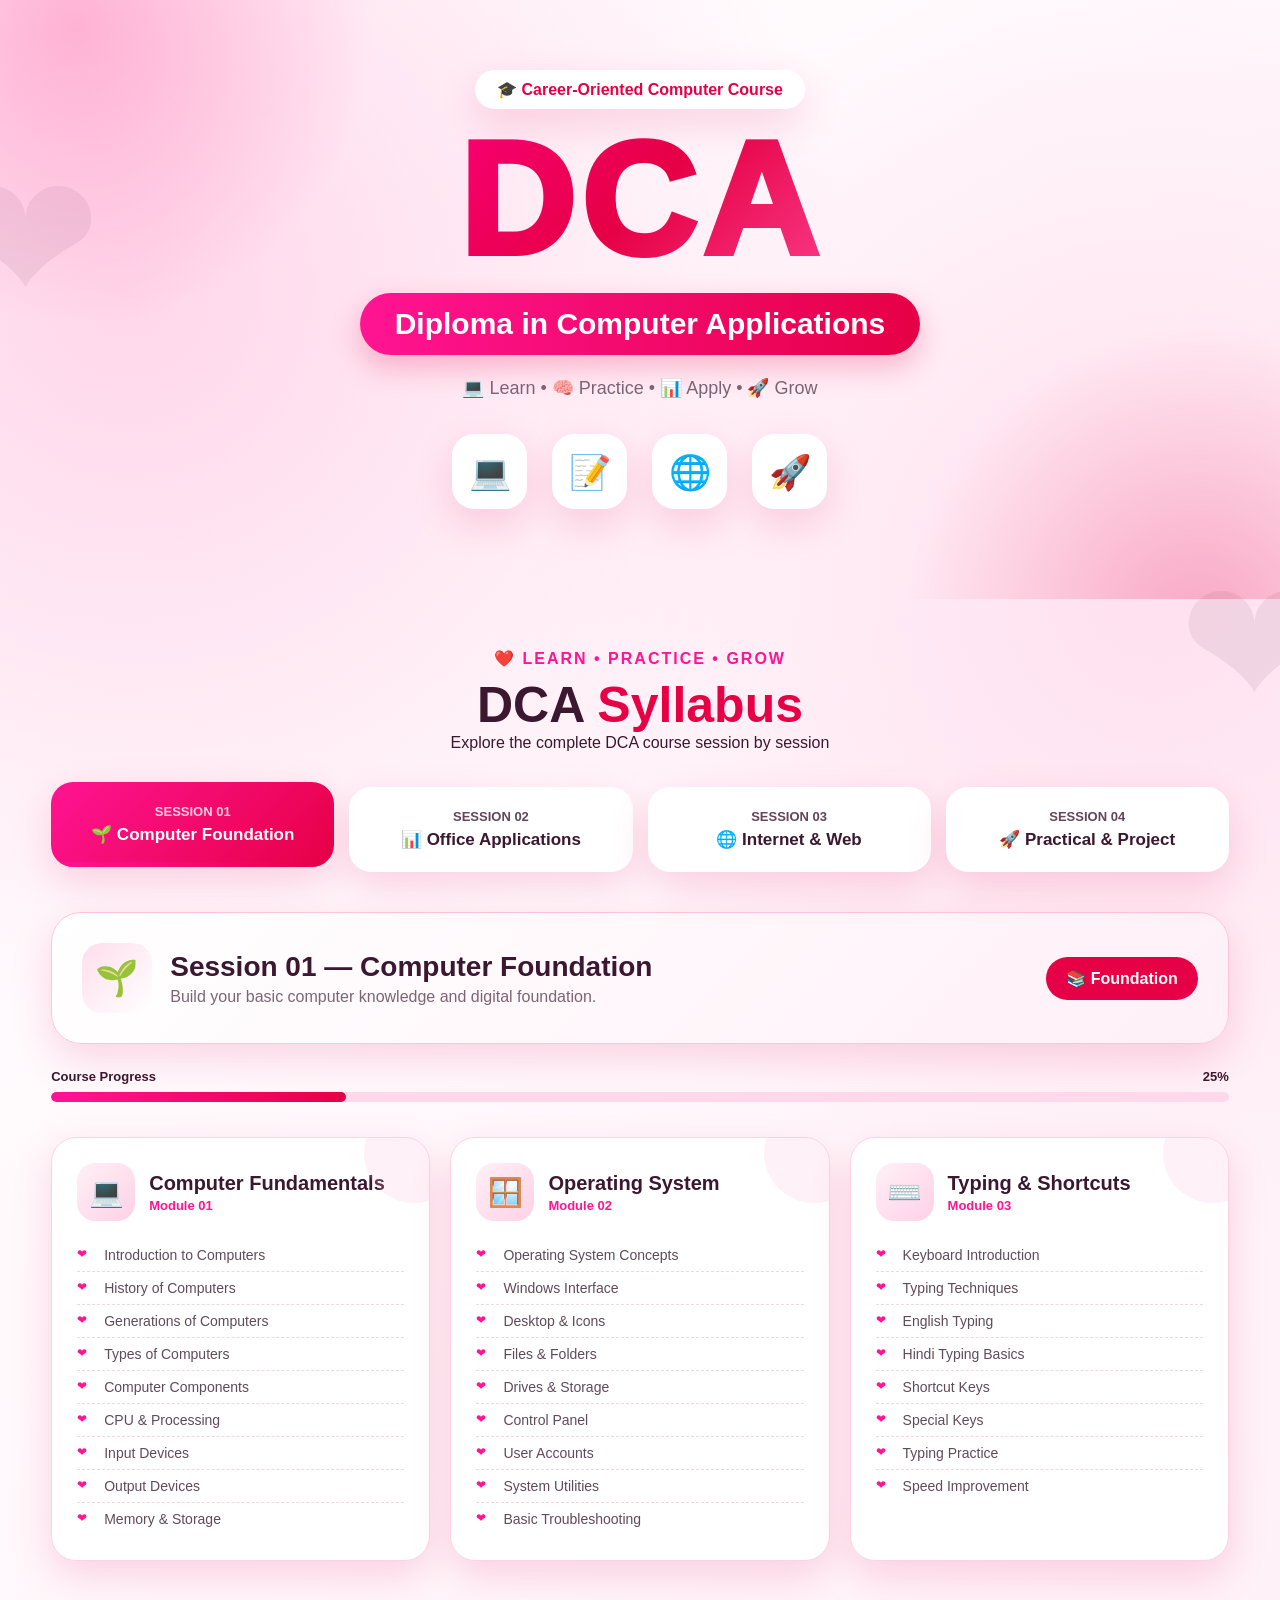
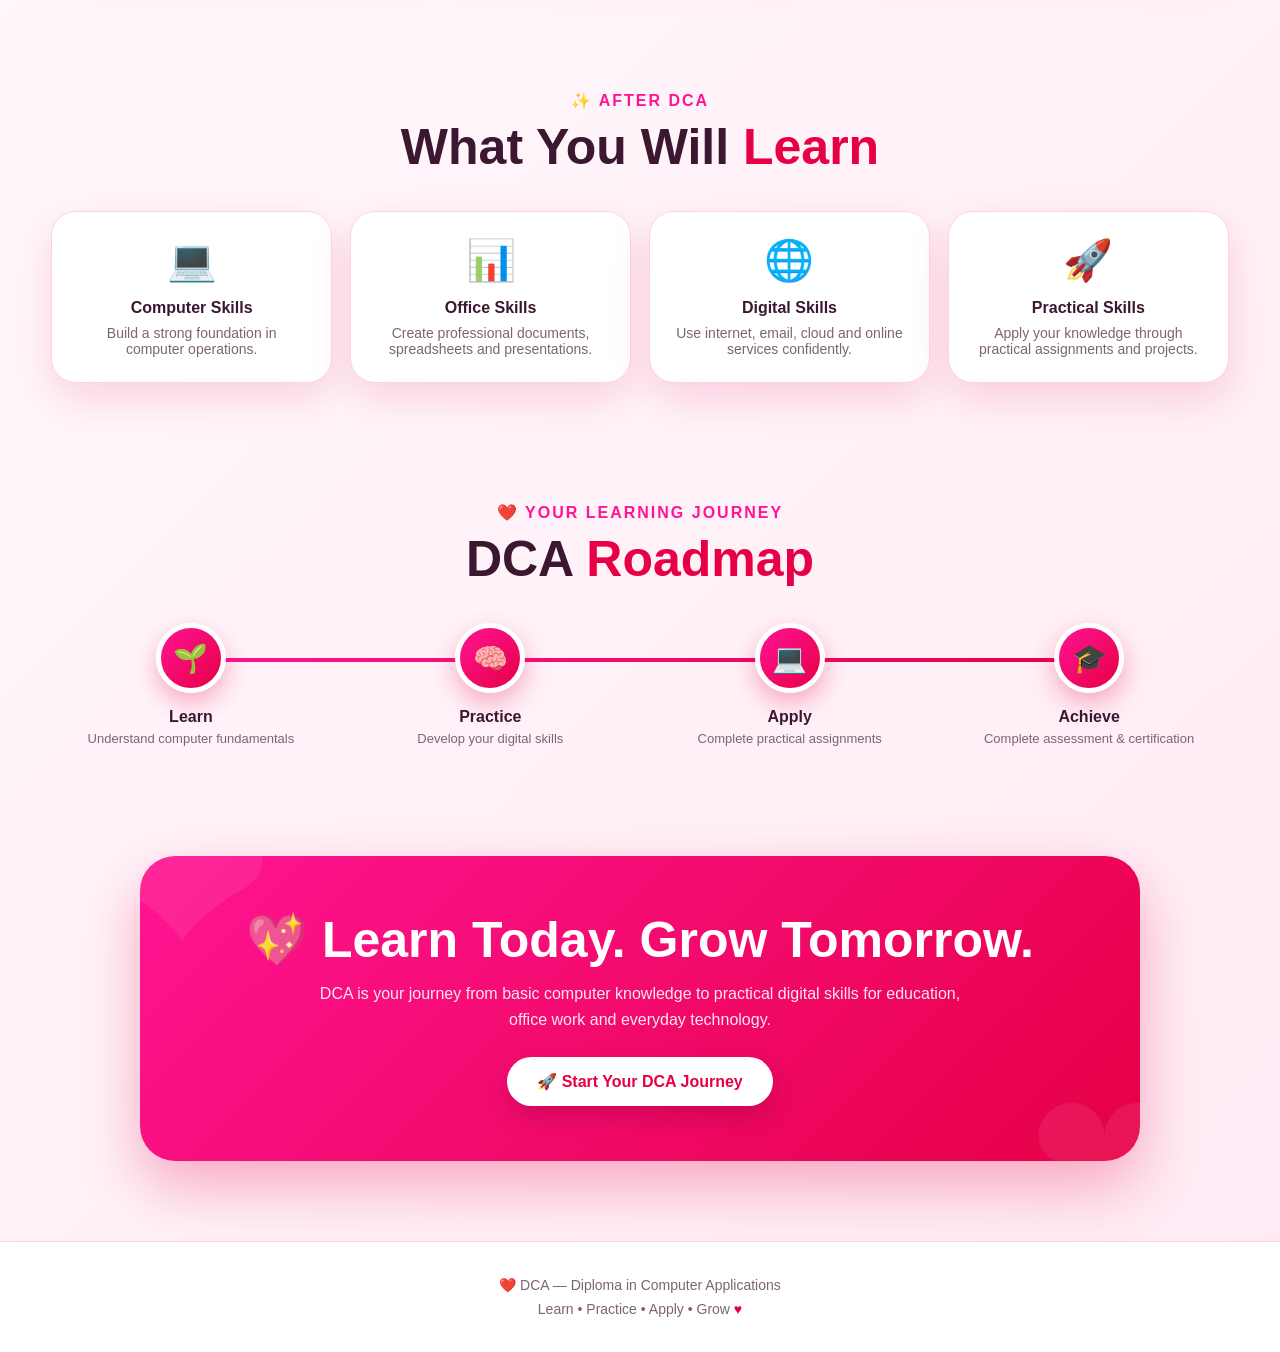
<file: DCA Course/index.html>
<!DOCTYPE html>
<html lang="en">
<head>
<meta charset="UTF-8">
<meta name="viewport" content="width=device-width, initial-scale=1.0">

<title>DCA Syllabus | Diploma in Computer Applications</title>

<style>
:root{
    --pink:#ff1493;
    --hot-pink:#ff2f92;
    --light-pink:#fff0f7;
    --soft-pink:#ffd8eb;
    --red:#e60045;
    --dark-red:#b90038;
    --white:#ffffff;
    --text:#3b1830;
    --muted:#7d6474;
    --shadow:0 15px 40px rgba(220,0,90,.15);
    --radius:25px;
}

*{
    margin:0;
    padding:0;
    box-sizing:border-box;
}

html{
    scroll-behavior:smooth;
}

body{
    font-family:"Segoe UI",Arial,sans-serif;
    background:
        radial-gradient(circle at 10% 10%,#ffd6ea 0,transparent 25%),
        radial-gradient(circle at 90% 20%,#ffe0ef 0,transparent 25%),
        linear-gradient(135deg,#fff 0%,#fff5fa 50%,#ffeaf4 100%);
    color:var(--text);
    overflow-x:hidden;
}

/* ================= BACKGROUND ================= */

.bg-heart{
    position:fixed;
    z-index:-1;
    opacity:.07;
    font-size:180px;
    animation:floatHeart 8s ease-in-out infinite;
}

.bg-heart.one{
    left:-50px;
    top:15%;
}

.bg-heart.two{
    right:-50px;
    top:60%;
    animation-delay:2s;
}

@keyframes floatHeart{
    0%,100%{
        transform:translateY(0) rotate(-10deg);
    }
    50%{
        transform:translateY(-30px) rotate(10deg);
    }
}

/* ================= CONTAINER ================= */

.container{
    width:min(1200px,92%);
    margin:auto;
}

/* ================= HERO ================= */

.hero{
    position:relative;
    min-height:570px;
    display:flex;
    align-items:center;
    justify-content:center;
    text-align:center;
    overflow:hidden;
    padding:70px 20px 90px;
}

.hero::before{
    content:"";
    position:absolute;
    width:650px;
    height:650px;
    background:radial-gradient(circle,#ff4b9b55,transparent 65%);
    top:-300px;
    left:-250px;
}

.hero::after{
    content:"";
    position:absolute;
    width:650px;
    height:650px;
    background:radial-gradient(circle,#e6004540,transparent 65%);
    bottom:-350px;
    right:-250px;
}

.hero-content{
    position:relative;
    z-index:2;
}

.hero-badge{
    display:inline-flex;
    align-items:center;
    gap:8px;
    background:white;
    color:var(--red);
    padding:10px 22px;
    border-radius:50px;
    box-shadow:var(--shadow);
    font-weight:700;
    margin-bottom:20px;
}

.hero h1{
    font-size:clamp(80px,14vw,160px);
    line-height:.9;
    font-weight:1000;
    letter-spacing:6px;
    background:linear-gradient(
        135deg,
        #ff0084,
        #e60045,
        #ff4c9a
    );
    -webkit-background-clip:text;
    color:transparent;
}

.hero h2{
    margin-top:20px;
    display:inline-block;
    background:linear-gradient(
        90deg,
        var(--pink),
        var(--red)
    );
    color:white;
    padding:14px 35px;
    border-radius:50px;
    font-size:clamp(18px,3vw,30px);
    box-shadow:0 12px 30px rgba(230,0,69,.25);
}

.hero p{
    max-width:700px;
    margin:22px auto;
    font-size:18px;
    color:var(--muted);
}

.hero-icons{
    display:flex;
    justify-content:center;
    gap:25px;
    margin-top:35px;
    flex-wrap:wrap;
}

.hero-icon{
    width:75px;
    height:75px;
    border-radius:22px;
    background:white;
    display:flex;
    align-items:center;
    justify-content:center;
    font-size:34px;
    box-shadow:var(--shadow);
    animation:bounce 3s ease-in-out infinite;
}

.hero-icon:nth-child(2){animation-delay:.3s;}
.hero-icon:nth-child(3){animation-delay:.6s;}
.hero-icon:nth-child(4){animation-delay:.9s;}

@keyframes bounce{
    0%,100%{transform:translateY(0);}
    50%{transform:translateY(-10px);}
}

/* ================= TITLES ================= */

.section-title{
    text-align:center;
    margin-bottom:35px;
}

.section-title .small{
    color:var(--pink);
    font-weight:800;
    letter-spacing:2px;
    text-transform:uppercase;
}

.section-title h2{
    font-size:clamp(30px,5vw,50px);
    margin-top:8px;
}

.section-title h2 span{
    color:var(--red);
}

/* ================= SESSION ================= */

.session-area{
    padding:50px 0;
}

.session-tabs{
    display:grid;
    grid-template-columns:repeat(4,1fr);
    gap:15px;
    margin-bottom:40px;
}

.session-btn{
    position:relative;
    border:none;
    cursor:pointer;
    padding:22px 15px;
    border-radius:22px;
    background:white;
    color:var(--text);
    box-shadow:var(--shadow);
    transition:.3s;
    overflow:hidden;
}

.session-btn::before{
    content:"";
    position:absolute;
    left:0;
    bottom:0;
    height:5px;
    width:0;
    background:linear-gradient(
        90deg,
        var(--pink),
        var(--red)
    );
    transition:.3s;
}

.session-btn:hover{
    transform:translateY(-5px);
}

.session-btn.active{
    background:linear-gradient(
        135deg,
        var(--pink),
        var(--red)
    );
    color:white;
    transform:translateY(-5px);
}

.session-btn.active::before{
    width:100%;
}

.session-number{
    display:block;
    font-size:13px;
    font-weight:800;
    opacity:.8;
    margin-bottom:5px;
}

.session-name{
    font-size:17px;
    font-weight:800;
}

/* ================= SESSION CONTENT ================= */

.session-content{
    display:none;
    animation:sessionIn .5s ease;
}

.session-content.active{
    display:block;
}

@keyframes sessionIn{
    from{
        opacity:0;
        transform:translateY(20px);
    }
    to{
        opacity:1;
        transform:translateY(0);
    }
}

.session-header{
    background:linear-gradient(
        135deg,
        #fff,
        #fff0f7
    );
    border:1px solid #ffc4dc;
    border-radius:30px;
    padding:30px;
    display:flex;
    align-items:center;
    justify-content:space-between;
    gap:20px;
    margin-bottom:25px;
    box-shadow:var(--shadow);
}

.session-header-left{
    display:flex;
    align-items:center;
    gap:18px;
}

.session-emoji{
    width:70px;
    height:70px;
    display:flex;
    align-items:center;
    justify-content:center;
    font-size:35px;
    border-radius:20px;
    background:linear-gradient(
        135deg,
        #ffdeed,
        #fff
    );
}

.session-header h3{
    font-size:28px;
}

.session-header p{
    color:var(--muted);
    margin-top:5px;
}

.session-duration{
    background:var(--red);
    color:white;
    padding:12px 20px;
    border-radius:50px;
    font-weight:800;
    white-space:nowrap;
}

/* ================= PROGRESS ================= */

.progress-wrapper{
    margin:25px 0 35px;
}

.progress-info{
    display:flex;
    justify-content:space-between;
    margin-bottom:8px;
    font-size:13px;
    font-weight:700;
}

.progress{
    height:10px;
    background:#ffd9e9;
    border-radius:20px;
    overflow:hidden;
}

.progress-bar{
    height:100%;
    width:0;
    border-radius:20px;
    background:linear-gradient(
        90deg,
        var(--pink),
        var(--red)
    );
    transition:1s ease;
}

/* ================= MODULES ================= */

.module-grid{
    display:grid;
    grid-template-columns:repeat(3,minmax(0,1fr));
    gap:20px;
}

.module{
    position:relative;
    background:white;
    border-radius:25px;
    padding:25px;
    box-shadow:var(--shadow);
    border:1px solid #ffd2e3;
    overflow:hidden;
    transition:.35s;
}

.module::before{
    content:"";
    position:absolute;
    width:100px;
    height:100px;
    border-radius:50%;
    background:#ffb7d533;
    right:-35px;
    top:-35px;
}

.module:hover{
    transform:translateY(-8px);
    box-shadow:0 25px 55px rgba(220,0,90,.2);
}

.module-top{
    display:flex;
    align-items:center;
    gap:14px;
    margin-bottom:18px;
}

.module-icon{
    width:58px;
    height:58px;
    flex:none;
    display:flex;
    align-items:center;
    justify-content:center;
    background:linear-gradient(
        135deg,
        #fff0f7,
        #ffd1e5
    );
    border-radius:18px;
    font-size:28px;
}

.module h4{
    font-size:20px;
}

.module-subtitle{
    color:var(--pink);
    font-size:13px;
    font-weight:700;
    margin-top:3px;
}

.module ul{
    list-style:none;
}

.module li{
    position:relative;
    padding:8px 0 8px 27px;
    color:#604b58;
    font-size:14px;
    border-bottom:1px dashed #f4d5e2;
}

.module li:last-child{
    border-bottom:none;
}

.module li::before{
    content:"❤";
    position:absolute;
    left:0;
    color:var(--pink);
    font-size:12px;
}

/* ================= OUTCOMES ================= */

.outcomes{
    padding:80px 0;
}

.outcome-grid{
    display:grid;
    grid-template-columns:repeat(4,1fr);
    gap:18px;
}

.outcome{
    background:white;
    border-radius:25px;
    padding:25px;
    text-align:center;
    box-shadow:var(--shadow);
    border:1px solid #ffd2e3;
    transition:.3s;
}

.outcome:hover{
    transform:translateY(-7px);
}

.outcome-icon{
    font-size:40px;
    margin-bottom:15px;
}

.outcome h4{
    margin-bottom:8px;
}

.outcome p{
    color:var(--muted);
    font-size:14px;
}

/* ================= ROADMAP ================= */

.roadmap{
    padding:40px 0 90px;
}

.roadmap-line{
    display:grid;
    grid-template-columns:repeat(4,1fr);
    position:relative;
    gap:20px;
}

.roadmap-line::before{
    content:"";
    position:absolute;
    top:35px;
    left:10%;
    width:80%;
    height:4px;
    background:linear-gradient(
        90deg,
        var(--pink),
        var(--red)
    );
    z-index:0;
}

.road-step{
    position:relative;
    z-index:1;
    text-align:center;
}

.road-circle{
    width:70px;
    height:70px;
    margin:auto;
    display:flex;
    align-items:center;
    justify-content:center;
    border-radius:50%;
    background:linear-gradient(
        135deg,
        var(--pink),
        var(--red)
    );
    color:white;
    font-size:28px;
    box-shadow:0 10px 25px rgba(230,0,69,.3);
    border:5px solid white;
}

.road-step h4{
    margin-top:15px;
}

.road-step p{
    color:var(--muted);
    font-size:13px;
    margin-top:5px;
}

/* ================= CTA ================= */

.cta{
    margin:20px auto 80px;
    max-width:1000px;
    padding:55px 30px;
    text-align:center;
    border-radius:35px;
    background:linear-gradient(
        135deg,
        #ff1493,
        #e60045
    );
    color:white;
    position:relative;
    overflow:hidden;
    box-shadow:0 25px 60px rgba(230,0,69,.3);
}

.cta::before{
    content:"❤";
    position:absolute;
    font-size:220px;
    opacity:.08;
    left:-50px;
    top:-100px;
}

.cta::after{
    content:"❤";
    position:absolute;
    font-size:180px;
    opacity:.08;
    right:-40px;
    bottom:-100px;
}

.cta-content{
    position:relative;
    z-index:2;
}

.cta h2{
    font-size:clamp(30px,5vw,50px);
    margin-bottom:12px;
}

.cta p{
    opacity:.9;
    max-width:650px;
    margin:auto;
    line-height:1.6;
}

.cta-button{
    display:inline-block;
    margin-top:25px;
    padding:15px 30px;
    background:white;
    color:var(--red);
    border-radius:50px;
    text-decoration:none;
    font-weight:900;
    box-shadow:0 10px 25px rgba(0,0,0,.15);
    transition:.3s;
}

.cta-button:hover{
    transform:scale(1.05);
}

/* ================= FOOTER ================= */

footer{
    background:#fff;
    border-top:1px solid #ffd1e3;
    padding:35px 20px;
    text-align:center;
}

.footer-heart{
    color:var(--red);
}

footer p{
    color:var(--muted);
    font-size:14px;
}

/* ================= RESPONSIVE ================= */

@media(max-width:950px){

    .module-grid{
        grid-template-columns:repeat(2,1fr);
    }

    .outcome-grid{
        grid-template-columns:repeat(2,1fr);
    }

    .session-tabs{
        grid-template-columns:repeat(2,1fr);
    }

    .roadmap-line{
        grid-template-columns:repeat(2,1fr);
        row-gap:35px;
    }

    .roadmap-line::before{
        display:none;
    }
}

@media(max-width:600px){

    .hero{
        min-height:500px;
        padding-top:40px;
    }

    .hero h1{
        font-size:80px;
    }

    .hero h2{
        font-size:17px;
        padding:12px 18px;
    }

    .hero p{
        font-size:15px;
    }

    .session-tabs{
        grid-template-columns:1fr 1fr;
        gap:10px;
    }

    .session-btn{
        padding:16px 8px;
    }

    .session-name{
        font-size:13px;
    }

    .module-grid{
        grid-template-columns:1fr;
    }

    .outcome-grid{
        grid-template-columns:1fr 1fr;
    }

    .session-header{
        flex-direction:column;
        align-items:flex-start;
    }

    .session-duration{
        align-self:flex-start;
    }

    .roadmap-line{
        grid-template-columns:1fr;
    }
}
</style>
</head>

<body>

<div class="bg-heart one">❤</div>
<div class="bg-heart two">❤</div>


<!-- =====================================================
     HERO
===================================================== -->

<header class="hero">

<div class="hero-content">

    <div class="hero-badge">
        🎓 Career-Oriented Computer Course
    </div>

    <h1>DCA</h1>

    <h2>
        Diploma in Computer Applications
    </h2>

    <p>
        💻 Learn • 🧠 Practice • 📊 Apply • 🚀 Grow
    </p>

    <div class="hero-icons">

        <div class="hero-icon">💻</div>
        <div class="hero-icon">📝</div>
        <div class="hero-icon">🌐</div>
        <div class="hero-icon">🚀</div>

    </div>

</div>

</header>


<!-- =====================================================
     SYLLABUS
===================================================== -->

<section class="session-area">

<div class="container">

<div class="section-title">

    <div class="small">
        ❤️ Learn • Practice • Grow
    </div>

    <h2>
        DCA <span>Syllabus</span>
    </h2>

    <p>
        Explore the complete DCA course session by session
    </p>

</div>


<!-- SESSION TABS -->

<div class="session-tabs">

    <button class="session-btn active"
            data-session="1">

        <span class="session-number">
            SESSION 01
        </span>

        <span class="session-name">
            🌱 Computer Foundation
        </span>

    </button>


    <button class="session-btn"
            data-session="2">

        <span class="session-number">
            SESSION 02
        </span>

        <span class="session-name">
            📊 Office Applications
        </span>

    </button>


    <button class="session-btn"
            data-session="3">

        <span class="session-number">
            SESSION 03
        </span>

        <span class="session-name">
            🌐 Internet & Web
        </span>

    </button>


    <button class="session-btn"
            data-session="4">

        <span class="session-number">
            SESSION 04
        </span>

        <span class="session-name">
            🚀 Practical & Project
        </span>

    </button>

</div>


<!-- =====================================================
     SESSION 01
===================================================== -->

<div class="session-content active"
     id="session-1">

<div class="session-header">

    <div class="session-header-left">

        <div class="session-emoji">
            🌱
        </div>

        <div>

            <h3>
                Session 01 — Computer Foundation
            </h3>

            <p>
                Build your basic computer knowledge and digital foundation.
            </p>

        </div>

    </div>

    <div class="session-duration">
        📚 Foundation
    </div>

</div>


<div class="progress-wrapper">

    <div class="progress-info">
        <span>Course Progress</span>
        <span>25%</span>
    </div>

    <div class="progress">
        <div class="progress-bar"
             data-width="25%">
        </div>
    </div>

</div>


<div class="module-grid">


<!-- MODULE 01 -->

<div class="module">

<div class="module-top">

    <div class="module-icon">
        💻
    </div>

    <div>
        <h4>
            Computer Fundamentals
        </h4>

        <div class="module-subtitle">
            Module 01
        </div>
    </div>

</div>

<ul>
    <li>Introduction to Computers</li>
    <li>History of Computers</li>
    <li>Generations of Computers</li>
    <li>Types of Computers</li>
    <li>Computer Components</li>
    <li>CPU & Processing</li>
    <li>Input Devices</li>
    <li>Output Devices</li>
    <li>Memory & Storage</li>
</ul>

</div>


<!-- MODULE 02 -->

<div class="module">

<div class="module-top">

    <div class="module-icon">
        🪟
    </div>

    <div>
        <h4>
            Operating System
        </h4>

        <div class="module-subtitle">
            Module 02
        </div>
    </div>

</div>

<ul>
    <li>Operating System Concepts</li>
    <li>Windows Interface</li>
    <li>Desktop & Icons</li>
    <li>Files & Folders</li>
    <li>Drives & Storage</li>
    <li>Control Panel</li>
    <li>User Accounts</li>
    <li>System Utilities</li>
    <li>Basic Troubleshooting</li>
</ul>

</div>


<!-- MODULE 03 -->

<div class="module">

<div class="module-top">

    <div class="module-icon">
        ⌨️
    </div>

    <div>
        <h4>
            Typing & Shortcuts
        </h4>

        <div class="module-subtitle">
            Module 03
        </div>
    </div>

</div>

<ul>
    <li>Keyboard Introduction</li>
    <li>Typing Techniques</li>
    <li>English Typing</li>
    <li>Hindi Typing Basics</li>
    <li>Shortcut Keys</li>
    <li>Special Keys</li>
    <li>Typing Practice</li>
    <li>Speed Improvement</li>
</ul>

</div>

</div>

</div>


<!-- =====================================================
     SESSION 02
===================================================== -->

<div class="session-content"
     id="session-2">

<div class="session-header">

    <div class="session-header-left">

        <div class="session-emoji">
            📊
        </div>

        <div>

            <h3>
                Session 02 — Office Applications
            </h3>

            <p>
                Learn the essential tools used in offices and professional work.
            </p>

        </div>

    </div>

    <div class="session-duration">
        🏢 Office Skills
    </div>

</div>


<div class="progress-wrapper">

    <div class="progress-info">
        <span>Course Progress</span>
        <span>50%</span>
    </div>

    <div class="progress">

        <div class="progress-bar"
             data-width="50%">
        </div>

    </div>

</div>


<div class="module-grid">


<!-- WORD -->

<div class="module">

<div class="module-top">

    <div class="module-icon">
        📝
    </div>

    <div>
        <h4>
            MS Word
        </h4>

        <div class="module-subtitle">
            Module 04
        </div>
    </div>

</div>

<ul>
    <li>Creating Documents</li>
    <li>Text Formatting</li>
    <li>Paragraph Formatting</li>
    <li>Page Setup</li>
    <li>Tables</li>
    <li>Images & Shapes</li>
    <li>Headers & Footers</li>
    <li>Page Numbers</li>
    <li>Printing Documents</li>
</ul>

</div>


<!-- EXCEL -->

<div class="module">

<div class="module-top">

    <div class="module-icon">
        📈
    </div>

    <div>
        <h4>
            MS Excel
        </h4>

        <div class="module-subtitle">
            Module 05
        </div>
    </div>

</div>

<ul>
    <li>Workbook & Worksheet</li>
    <li>Data Entry</li>
    <li>Cell Formatting</li>
    <li>Formulas</li>
    <li>Functions</li>
    <li>SUM, AVERAGE, COUNT</li>
    <li>Sorting & Filtering</li>
    <li>Charts</li>
    <li>Page Setup & Printing</li>
</ul>

</div>


<!-- POWERPOINT -->

<div class="module">

<div class="module-top">

    <div class="module-icon">
        🎞️
    </div>

    <div>
        <h4>
            PowerPoint
        </h4>

        <div class="module-subtitle">
            Module 06
        </div>
    </div>

</div>

<ul>
    <li>Presentation Basics</li>
    <li>Creating Slides</li>
    <li>Slide Layouts</li>
    <li>Text & Images</li>
    <li>Shapes</li>
    <li>Transitions</li>
    <li>Animations</li>
    <li>Audio & Video</li>
    <li>Slide Show</li>
</ul>

</div>


<!-- OFFICE PRACTICAL -->

<div class="module">

<div class="module-top">

    <div class="module-icon">
        🏢
    </div>

    <div>
        <h4>
            Office Automation
        </h4>

        <div class="module-subtitle">
            Module 07
        </div>
    </div>

</div>

<ul>
    <li>Office Documentation</li>
    <li>Data Entry</li>
    <li>Digital Records</li>
    <li>Professional Documents</li>
    <li>Basic Report Creation</li>
    <li>Office File Management</li>
    <li>Printing & Scanning</li>
</ul>

</div>

</div>

</div>


<!-- =====================================================
     SESSION 03
===================================================== -->

<div class="session-content"
     id="session-3">

<div class="session-header">

    <div class="session-header-left">

        <div class="session-emoji">
            🌐
        </div>

        <div>

            <h3>
                Session 03 — Internet & Web Technology
            </h3>

            <p>
                Understand the internet and learn the fundamentals of web pages.
            </p>

        </div>

    </div>

    <div class="session-duration">
        🌐 Digital Skills
    </div>

</div>


<div class="progress-wrapper">

    <div class="progress-info">
        <span>Course Progress</span>
        <span>75%</span>
    </div>

    <div class="progress">

        <div class="progress-bar"
             data-width="75%">
        </div>

    </div>

</div>


<div class="module-grid">


<!-- INTERNET -->

<div class="module">

<div class="module-top">

    <div class="module-icon">
        🌍
    </div>

    <div>
        <h4>
            Internet Fundamentals
        </h4>

        <div class="module-subtitle">
            Module 08
        </div>
    </div>

</div>

<ul>
    <li>Internet Introduction</li>
    <li>WWW</li>
    <li>Web Browsers</li>
    <li>Search Engines</li>
    <li>Websites & Web Pages</li>
    <li>URLs</li>
    <li>Downloading & Uploading</li>
    <li>Online Services</li>
</ul>

</div>


<!-- EMAIL -->

<div class="module">

<div class="module-top">

    <div class="module-icon">
        📧
    </div>

    <div>
        <h4>
            Email & Communication
        </h4>

        <div class="module-subtitle">
            Module 09
        </div>
    </div>

</div>

<ul>
    <li>Email Account</li>
    <li>Compose Email</li>
    <li>Reply & Forward</li>
    <li>CC & BCC</li>
    <li>Email Attachments</li>
    <li>Email Organization</li>
    <li>Professional Email Etiquette</li>
</ul>

</div>


<!-- CLOUD -->

<div class="module">

<div class="module-top">

    <div class="module-icon">
        ☁️
    </div>

    <div>
        <h4>
            Cloud & Digital Tools
        </h4>

        <div class="module-subtitle">
            Module 10
        </div>
    </div>

</div>

<ul>
    <li>Cloud Computing Basics</li>
    <li>Cloud Storage</li>
    <li>Online Documents</li>
    <li>Online Spreadsheets</li>
    <li>Online Forms</li>
    <li>File Sharing</li>
    <li>Digital Collaboration</li>
</ul>

</div>


<!-- HTML -->

<div class="module">

<div class="module-top">

    <div class="module-icon">
        🌐
    </div>

    <div>
        <h4>
            HTML Basics
        </h4>

        <div class="module-subtitle">
            Module 11
        </div>
    </div>

</div>

<ul>
    <li>Introduction to HTML</li>
    <li>HTML Document Structure</li>
    <li>Headings & Paragraphs</li>
    <li>Links</li>
    <li>Images</li>
    <li>Lists</li>
    <li>Tables</li>
    <li>Forms</li>
    <li>Basic Web Page</li>
</ul>

</div>


<!-- CYBER -->

<div class="module">

<div class="module-top">

    <div class="module-icon">
        🔐
    </div>

    <div>
        <h4>
            Digital Safety
        </h4>

        <div class="module-subtitle">
            Module 12
        </div>
    </div>

</div>

<ul>
    <li>Cyber Safety</li>
    <li>Password Security</li>
    <li>Phishing Awareness</li>
    <li>Malware Awareness</li>
    <li>Safe Browsing</li>
    <li>Privacy Protection</li>
    <li>Responsible Internet Usage</li>
</ul>

</div>

</div>

</div>


<!-- =====================================================
     SESSION 04
===================================================== -->

<div class="session-content"
     id="session-4">

<div class="session-header">

    <div class="session-header-left">

        <div class="session-emoji">
            🚀
        </div>

        <div>

            <h3>
                Session 04 — Practical Training & Project
            </h3>

            <p>
                Put your skills into practice and complete a final project.
            </p>

        </div>

    </div>

    <div class="session-duration">
        🏆 Final Stage
    </div>

</div>


<div class="progress-wrapper">

    <div class="progress-info">
        <span>Course Progress</span>
        <span>100%</span>
    </div>

    <div class="progress">

        <div class="progress-bar"
             data-width="100%">
        </div>

    </div>

</div>


<div class="module-grid">


<!-- DATABASE -->

<div class="module">

<div class="module-top">

    <div class="module-icon">
        🗄️
    </div>

    <div>
        <h4>
            Database Basics
        </h4>

        <div class="module-subtitle">
            Module 13
        </div>
    </div>

</div>

<ul>
    <li>Database Introduction</li>
    <li>Tables</li>
    <li>Fields & Records</li>
    <li>Data Types</li>
    <li>Primary Keys</li>
    <li>Simple Queries</li>
    <li>Forms</li>
    <li>Reports</li>
</ul>

</div>


<!-- PRACTICAL -->

<div class="module">

<div class="module-top">

    <div class="module-icon">
        🧪
    </div>

    <div>
        <h4>
            Practical Training
        </h4>

        <div class="module-subtitle">
            Module 14
        </div>
    </div>

</div>

<ul>
    <li>Word Practical</li>
    <li>Excel Practical</li>
    <li>PowerPoint Practical</li>
    <li>Internet Practical</li>
    <li>Email Practical</li>
    <li>HTML Practical</li>
    <li>Database Practical</li>
</ul>

</div>


<!-- PROJECT -->

<div class="module">

<div class="module-top">

    <div class="module-icon">
        🚀
    </div>

    <div>
        <h4>
            Final Project
        </h4>

        <div class="module-subtitle">
            Module 15
        </div>
    </div>

</div>

<ul>
    <li>Project Selection</li>
    <li>Project Planning</li>
    <li>Documentation</li>
    <li>Data Management</li>
    <li>Presentation</li>
    <li>Project Report</li>
    <li>Project Demonstration</li>
</ul>

</div>


<!-- EXAM -->

<div class="module">

<div class="module-top">

    <div class="module-icon">
        📝
    </div>

    <div>
        <h4>
            Examination
        </h4>

        <div class="module-subtitle">
            Module 16
        </div>
    </div>

</div>

<ul>
    <li>Course Revision</li>
    <li>Objective Questions</li>
    <li>Practical Examination</li>
    <li>Mock Test</li>
    <li>Viva Preparation</li>
    <li>Final Assessment</li>
</ul>

</div>


<!-- CERTIFICATION -->

<div class="module">

<div class="module-top">

    <div class="module-icon">
        🎓
    </div>

    <div>
        <h4>
            Certification
        </h4>

        <div class="module-subtitle">
            Module 17
        </div>
    </div>

</div>

<ul>
    <li>Course Completion</li>
    <li>Assessment Completion</li>
    <li>Certificate Eligibility</li>
    <li>Certificate Verification</li>
    <li>Digital Skill Profile</li>
    <li>Career Guidance</li>
</ul>

</div>

</div>

</div>

</div>

</section>


<!-- =====================================================
     LEARNING OUTCOMES
===================================================== -->

<section class="outcomes">

<div class="container">

<div class="section-title">

    <div class="small">
        ✨ After DCA
    </div>

    <h2>
        What You Will <span>Learn</span>
    </h2>

</div>


<div class="outcome-grid">

    <div class="outcome">

        <div class="outcome-icon">
            💻
        </div>

        <h4>
            Computer Skills
        </h4>

        <p>
            Build a strong foundation in computer operations.
        </p>

    </div>


    <div class="outcome">

        <div class="outcome-icon">
            📊
        </div>

        <h4>
            Office Skills
        </h4>

        <p>
            Create professional documents, spreadsheets and presentations.
        </p>

    </div>


    <div class="outcome">

        <div class="outcome-icon">
            🌐
        </div>

        <h4>
            Digital Skills
        </h4>

        <p>
            Use internet, email, cloud and online services confidently.
        </p>

    </div>


    <div class="outcome">

        <div class="outcome-icon">
            🚀
        </div>

        <h4>
            Practical Skills
        </h4>

        <p>
            Apply your knowledge through practical assignments and projects.
        </p>

    </div>

</div>

</div>

</section>


<!-- =====================================================
     ROADMAP
===================================================== -->

<section class="roadmap">

<div class="container">

<div class="section-title">

    <div class="small">
        ❤️ Your Learning Journey
    </div>

    <h2>
        DCA <span>Roadmap</span>
    </h2>

</div>


<div class="roadmap-line">

    <div class="road-step">

        <div class="road-circle">
            🌱
        </div>

        <h4>
            Learn
        </h4>

        <p>
            Understand computer fundamentals
        </p>

    </div>


    <div class="road-step">

        <div class="road-circle">
            🧠
        </div>

        <h4>
            Practice
        </h4>

        <p>
            Develop your digital skills
        </p>

    </div>


    <div class="road-step">

        <div class="road-circle">
            💻
        </div>

        <h4>
            Apply
        </h4>

        <p>
            Complete practical assignments
        </p>

    </div>


    <div class="road-step">

        <div class="road-circle">
            🎓
        </div>

        <h4>
            Achieve
        </h4>

        <p>
            Complete assessment & certification
        </p>

    </div>

</div>

</div>

</section>


<!-- =====================================================
     CTA
===================================================== -->

<section class="cta">

<div class="cta-content">

    <h2>
        💖 Learn Today. Grow Tomorrow.
    </h2>

    <p>
        DCA is your journey from basic computer knowledge
        to practical digital skills for education, office work
        and everyday technology.
    </p>

    <a href="#"
       class="cta-button">

        🚀 Start Your DCA Journey

    </a>

</div>

</section>


<!-- =====================================================
     FOOTER
===================================================== -->

<footer>

<p>
    ❤️ DCA — Diploma in Computer Applications
</p>

<p style="margin-top:8px;">
    Learn • Practice • Apply • Grow
    <span class="footer-heart">♥</span>
</p>

</footer>


<script>

/* =====================================================
   SESSION SWITCHING
===================================================== */

const sessionButtons =
    document.querySelectorAll(".session-btn");

const sessions =
    document.querySelectorAll(".session-content");


sessionButtons.forEach(button => {

    button.addEventListener("click",()=>{

        const session =
            button.dataset.session;


        /* Remove active buttons */

        sessionButtons.forEach(btn=>{
            btn.classList.remove("active");
        });


        /* Hide all sessions */

        sessions.forEach(section=>{
            section.classList.remove("active");
        });


        /* Activate selected session */

        button.classList.add("active");


        const target =
            document.getElementById(
                `session-${session}`
            );


        target.classList.add("active");


        /* Animate progress */

        animateProgress(target);


        /* Scroll */

        target.scrollIntoView({
            behavior:"smooth",
            block:"start"
        });

    });

});


/* =====================================================
   PROGRESS BAR
===================================================== */

function animateProgress(container){

    const bars =
        container.querySelectorAll(".progress-bar");

    bars.forEach(bar=>{

        const width =
            bar.dataset.width;

        bar.style.width="0";

        setTimeout(()=>{

            bar.style.width=width;

        },100);

    });

}


/* =====================================================
   INITIAL PROGRESS
===================================================== */

window.addEventListener("load",()=>{

    const first =
        document.querySelector(
            ".session-content.active"
        );

    animateProgress(first);

});


/* =====================================================
   CARD HOVER / REVEAL
===================================================== */

const observer =
    new IntersectionObserver(
        entries=>{

            entries.forEach(entry=>{

                if(entry.isIntersecting){

                    entry.target.style.opacity="1";
                    entry.target.style.transform=
                        "translateY(0)";

                }

            });

        },
        {
            threshold:.12
        }
    );


document
    .querySelectorAll(".module,.outcome,.road-step")
    .forEach((element,index)=>{

        element.style.opacity="0";

        element.style.transform=
            "translateY(20px)";

        element.style.transition=
            `all .6s ease ${index * .05}s`;

        observer.observe(element);

    });


/* =====================================================
   CTA
===================================================== */

document
    .querySelector(".cta-button")
    .addEventListener("click",event=>{

        event.preventDefault();

        alert(
            "❤️ Welcome to your DCA learning journey!"
        );

    });

</script>

</body>
</html>
</file>
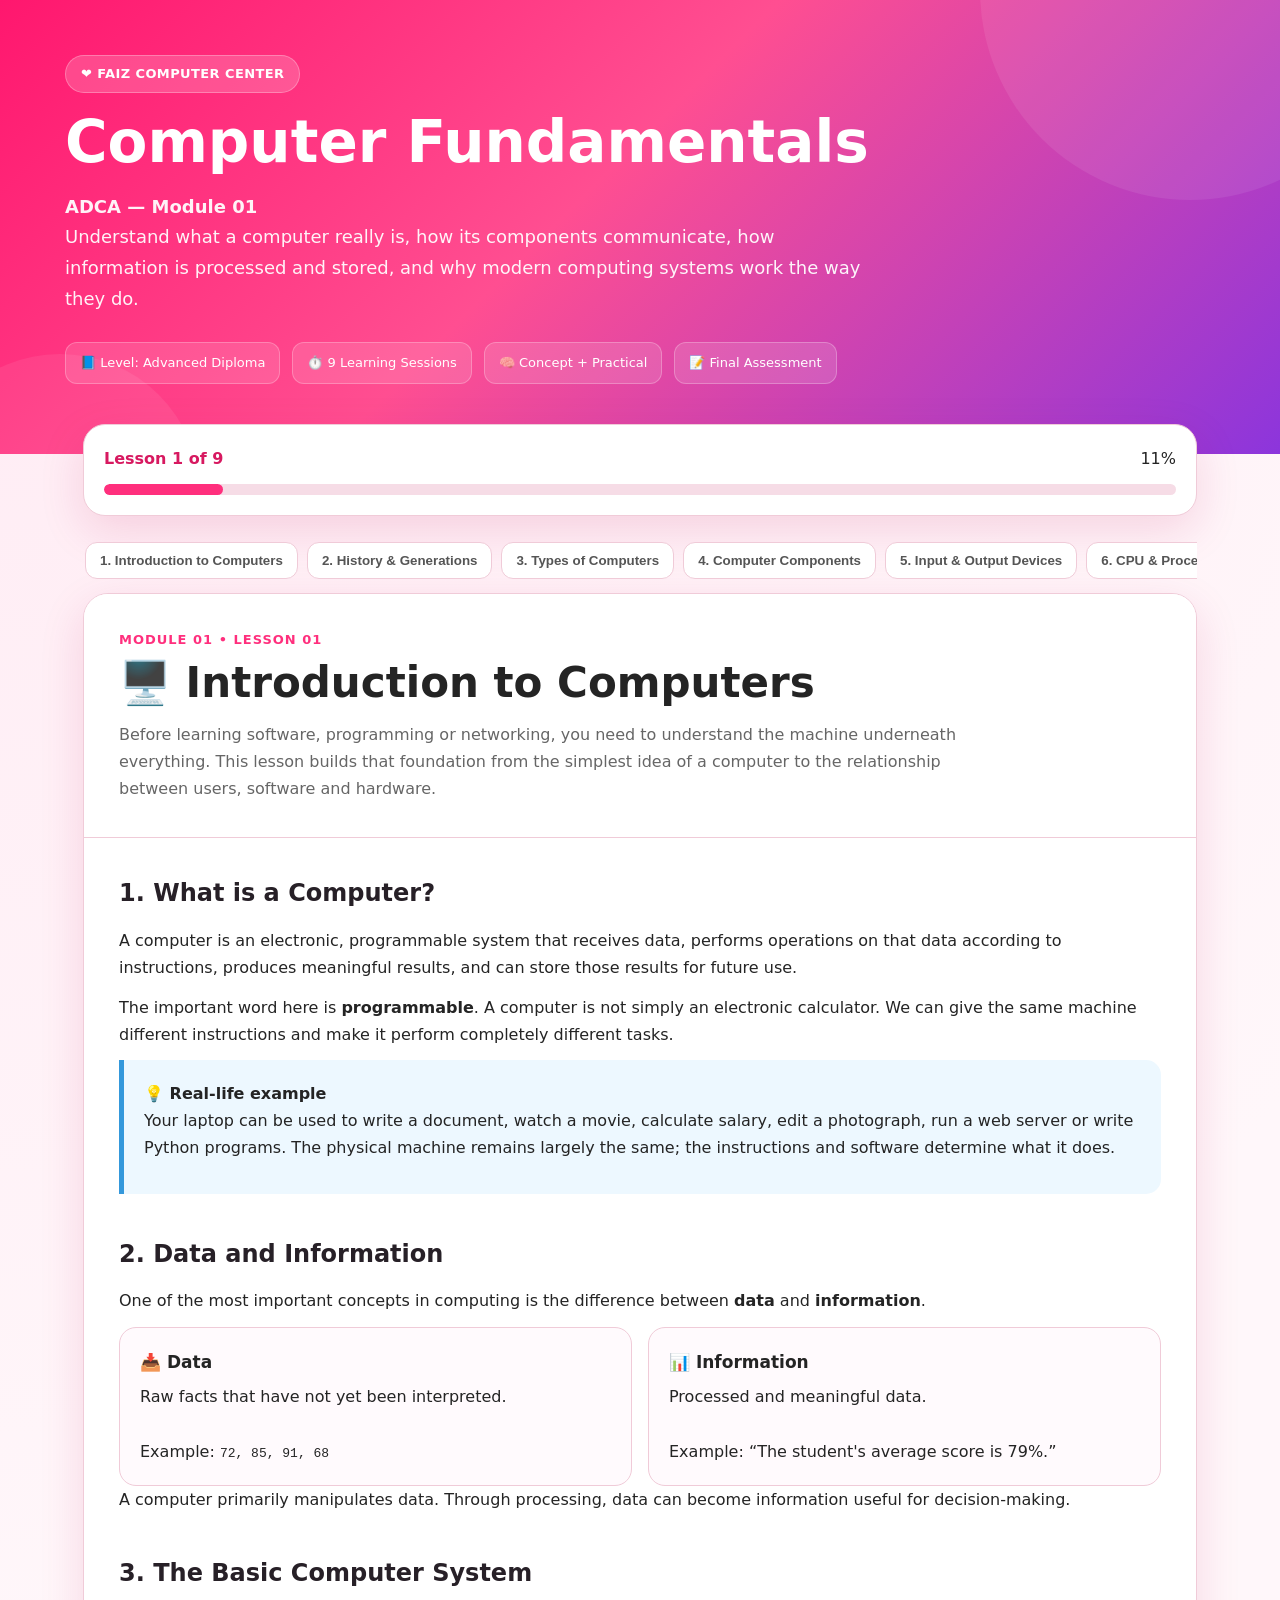
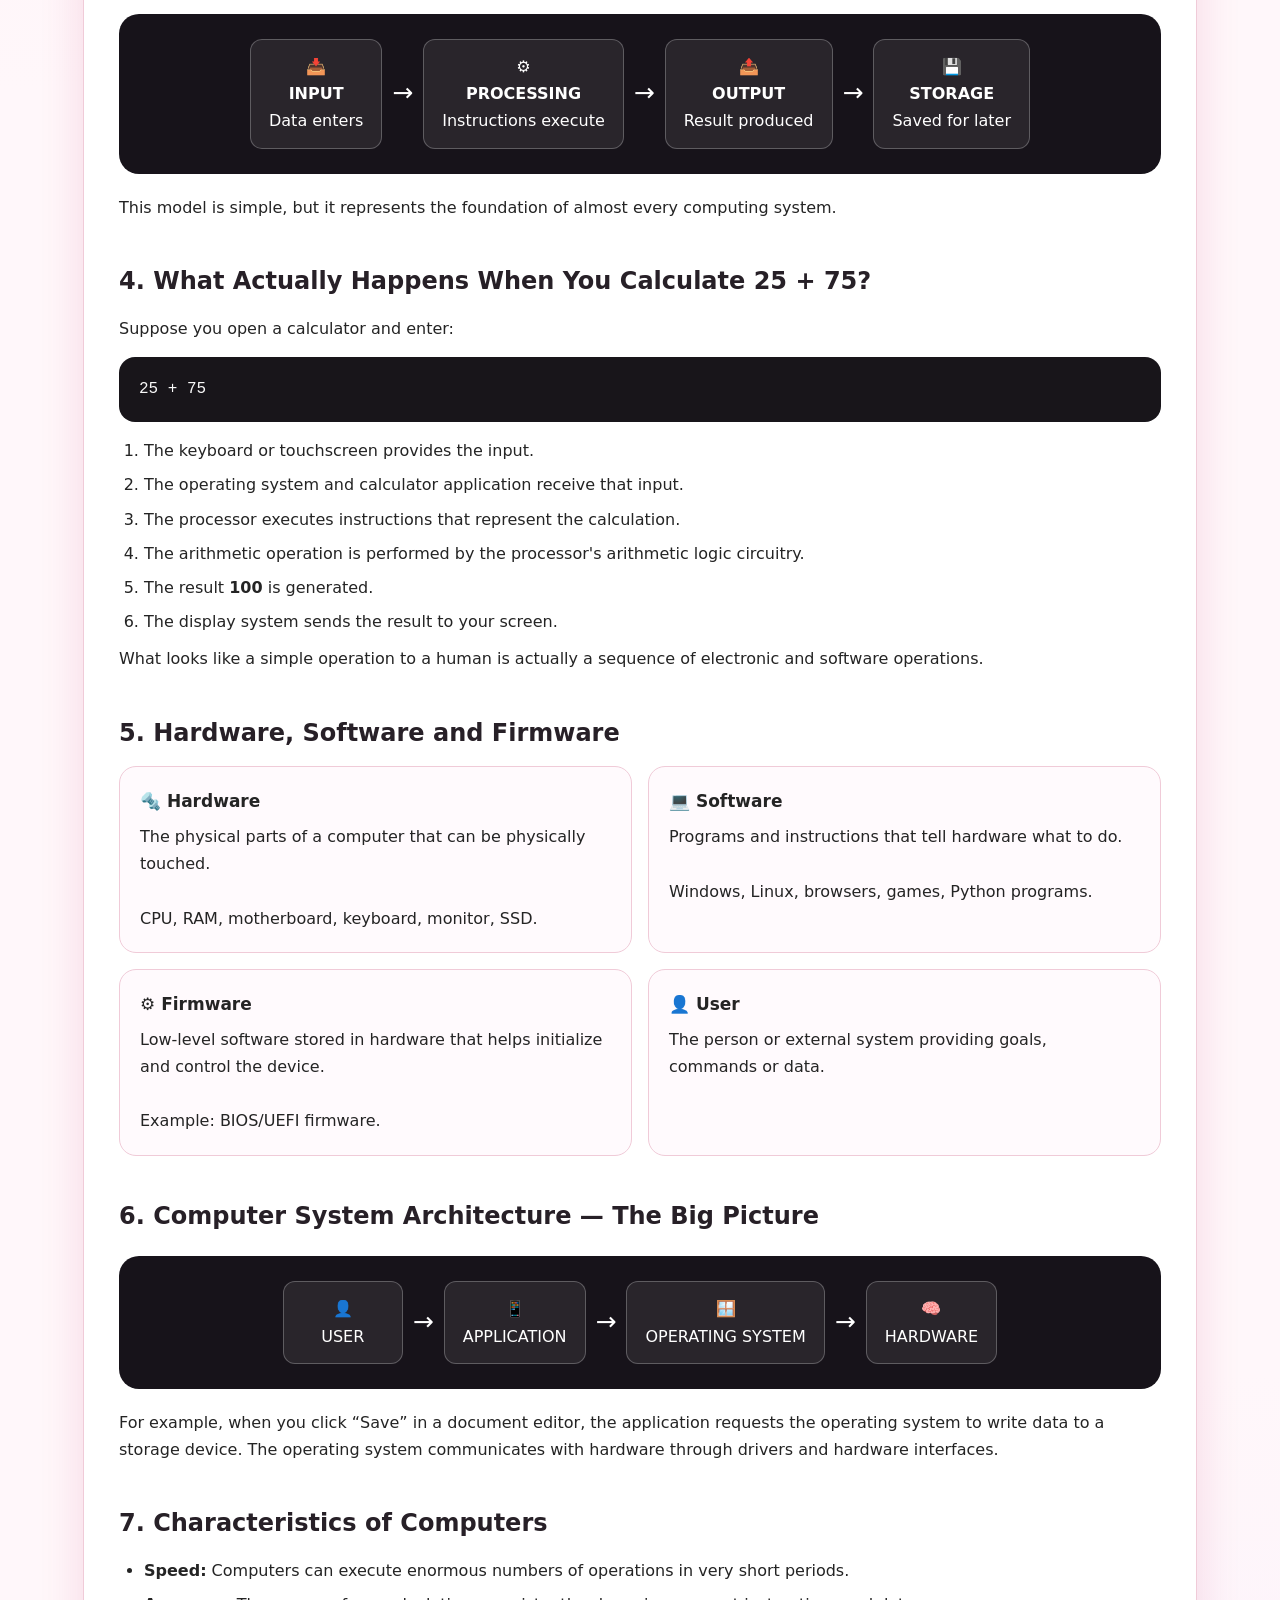
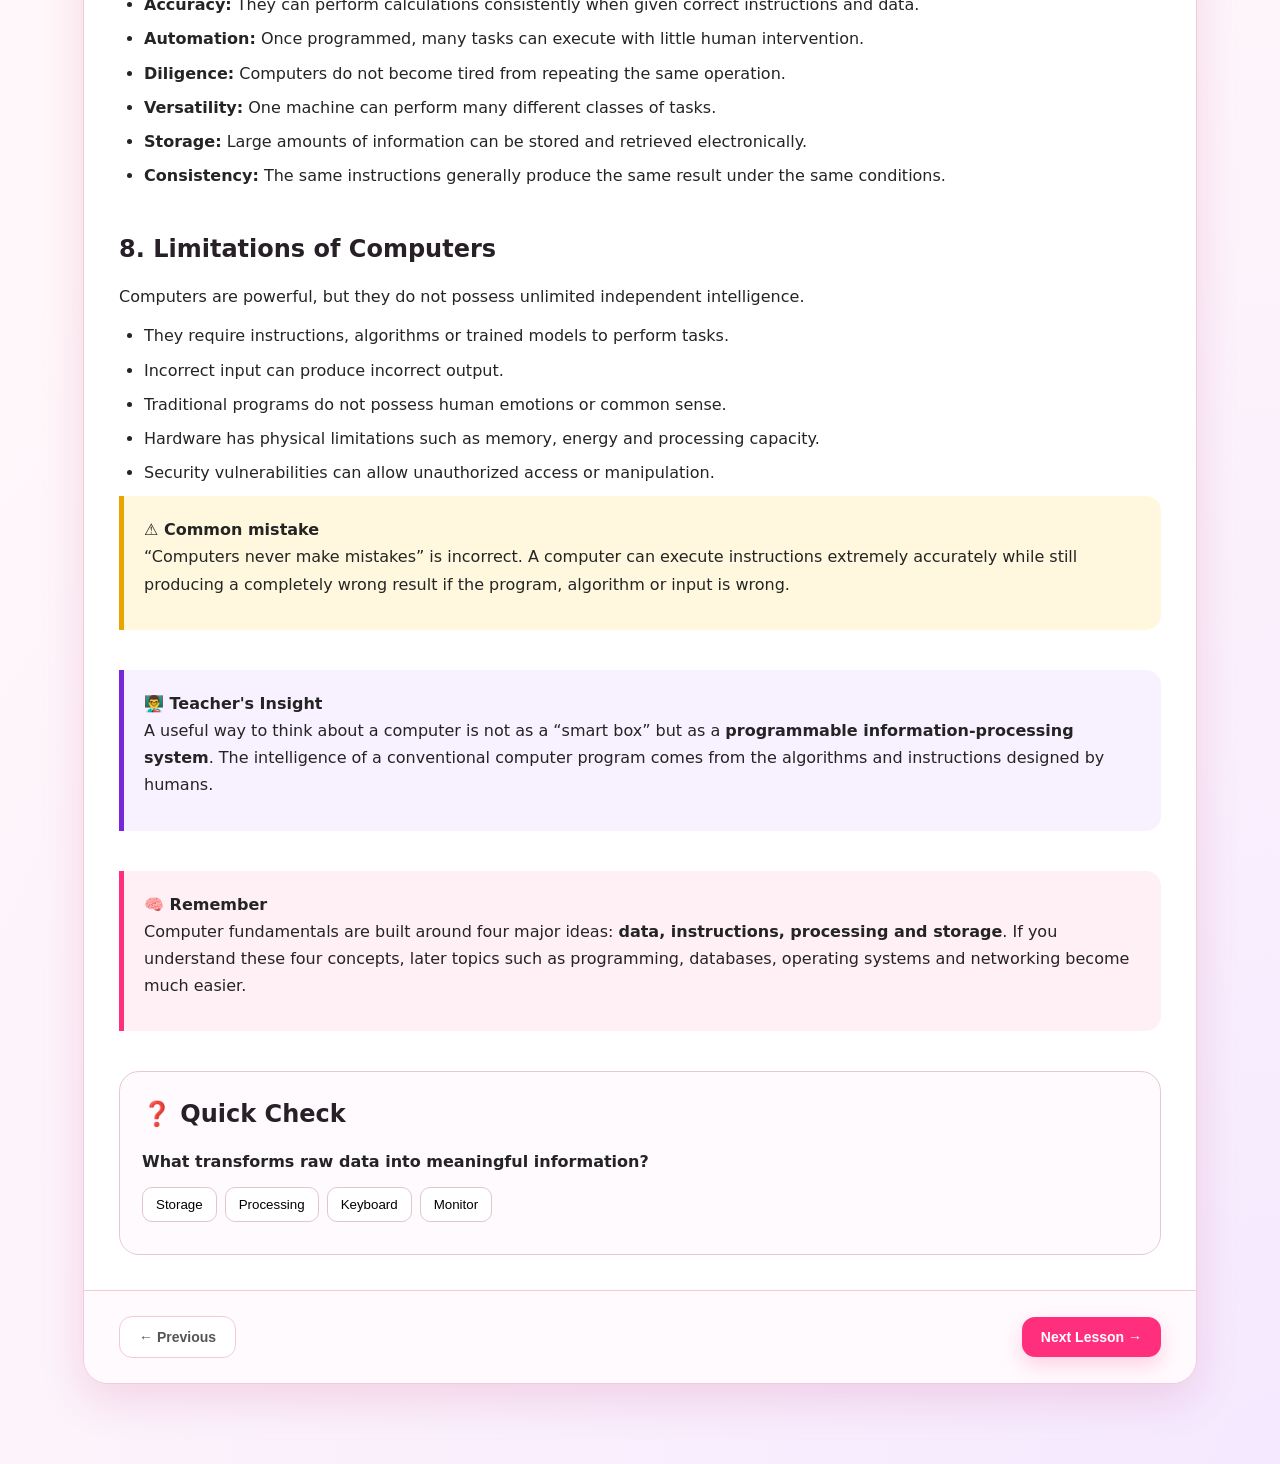
<file: ADCA Course/computer-fundamental/index.html>
<!DOCTYPE html>
<html lang="en">
<head>
<meta charset="UTF-8">
<meta name="viewport" content="width=device-width, initial-scale=1.0">

<title>ADCA | Computer Fundamentals — Module 01</title>

<style>
/* =========================================================
   GLOBAL
========================================================= */

*{
    box-sizing:border-box;
    margin:0;
    padding:0;
}

:root{
    --pink:#ff2f7d;
    --pink-dark:#d71960;
    --pink-light:#ffe5ef;
    --red:#e91e3d;
    --purple:#7627d9;
    --text:#242424;
    --muted:#666;
    --white:#fff;
    --bg:#fff7fa;
    --border:#f0cbd8;
    --shadow:0 15px 45px rgba(190,20,90,.14);
}

html{
    scroll-behavior:smooth;
}

body{
    font-family:
        Inter,
        system-ui,
        -apple-system,
        BlinkMacSystemFont,
        "Segoe UI",
        sans-serif;

    background:
        radial-gradient(circle at top left,#ffeaf3 0,transparent 35%),
        radial-gradient(circle at bottom right,#f5e9ff 0,transparent 35%),
        var(--bg);

    color:var(--text);
    line-height:1.7;
}

/* =========================================================
   HEADER
========================================================= */

.module-header{
    position:relative;
    overflow:hidden;
    padding:55px 25px 70px;
    background:
        linear-gradient(
            135deg,
            #ff176e,
            #ff4e91 45%,
            #8c35dc
        );
    color:white;
}

.module-header::before{
    content:"";
    position:absolute;
    width:420px;
    height:420px;
    border-radius:50%;
    background:rgba(255,255,255,.08);
    top:-220px;
    right:-120px;
}

.module-header::after{
    content:"";
    position:absolute;
    width:280px;
    height:280px;
    border-radius:50%;
    background:rgba(255,255,255,.07);
    bottom:-180px;
    left:-80px;
}

.header-inner{
    max-width:1150px;
    margin:auto;
    position:relative;
    z-index:2;
}

.badge{
    display:inline-flex;
    align-items:center;
    gap:8px;
    padding:7px 15px;
    border-radius:999px;
    background:rgba(255,255,255,.18);
    border:1px solid rgba(255,255,255,.28);
    font-size:13px;
    font-weight:800;
    letter-spacing:.4px;
}

.module-header h1{
    margin-top:18px;
    font-size:clamp(32px,5vw,58px);
    line-height:1.08;
    max-width:850px;
}

.module-header p{
    max-width:800px;
    margin-top:18px;
    font-size:18px;
    opacity:.94;
}

.meta-row{
    display:flex;
    flex-wrap:wrap;
    gap:12px;
    margin-top:28px;
}

.meta{
    background:rgba(255,255,255,.13);
    border:1px solid rgba(255,255,255,.25);
    border-radius:12px;
    padding:9px 14px;
    font-size:13px;
}

/* =========================================================
   MAIN
========================================================= */

.container{
    max-width:1150px;
    margin:-30px auto 80px;
    padding:0 18px;
    position:relative;
    z-index:5;
}

/* =========================================================
   PROGRESS
========================================================= */

.progress-card{
    background:white;
    border:1px solid var(--border);
    border-radius:22px;
    padding:20px;
    box-shadow:var(--shadow);
    margin-bottom:22px;
}

.progress-top{
    display:flex;
    justify-content:space-between;
    align-items:center;
    gap:10px;
    margin-bottom:12px;
}

.progress-top strong{
    color:var(--pink-dark);
}

.progress-track{
    height:11px;
    border-radius:999px;
    background:#f6dce6;
    overflow:hidden;
}

.progress-bar{
    width:11.11%;
    height:100%;
    background:var(--pink);
    border-radius:999px;
    transition:.4s ease;
}

/* =========================================================
   LESSON NAVIGATION
========================================================= */

.lesson-tabs{
    display:flex;
    gap:9px;
    overflow-x:auto;
    padding:4px 2px 14px;
    scrollbar-width:thin;
}

.lesson-tab{
    flex:0 0 auto;
    border:1px solid var(--border);
    background:white;
    color:#555;
    border-radius:12px;
    padding:10px 14px;
    cursor:pointer;
    font-weight:700;
    transition:.25s;
}

.lesson-tab:hover{
    transform:translateY(-2px);
}

.lesson-tab.active{
    background:var(--pink);
    color:white;
    border-color:var(--pink);
    box-shadow:0 7px 18px rgba(255,47,125,.25);
}

.lesson-tab.completed{
    border-color:#40a96d;
}

/* =========================================================
   LESSON CARD
========================================================= */

.lesson{
    display:none;
    background:white;
    border:1px solid var(--border);
    border-radius:25px;
    overflow:hidden;
    box-shadow:var(--shadow);
}

.lesson.active{
    display:block;
    animation:lessonIn .35s ease;
}

@keyframes lessonIn{
    from{
        opacity:0;
        transform:translateY(10px);
    }
    to{
        opacity:1;
        transform:translateY(0);
    }
}

.lesson-heading{
    padding:35px;
    background:#fff;
    border-bottom:1px solid var(--border);
}

.lesson-number{
    color:var(--pink);
    font-size:13px;
    font-weight:900;
    letter-spacing:1px;
    text-transform:uppercase;
}

.lesson-heading h2{
    font-size:clamp(28px,4vw,42px);
    line-height:1.2;
    margin-top:7px;
}

.lesson-heading p{
    color:var(--muted);
    max-width:850px;
    margin-top:12px;
}

/* =========================================================
   CONTENT
========================================================= */

.lesson-body{
    padding:35px;
}

.section{
    margin-bottom:40px;
}

.section:last-child{
    margin-bottom:0;
}

.section h3{
    font-size:24px;
    margin-bottom:13px;
    color:#272027;
}

.section h4{
    margin:20px 0 8px;
    font-size:18px;
}

.section p{
    margin-bottom:12px;
}

.section ul,
.section ol{
    padding-left:25px;
    margin:10px 0;
}

.section li{
    margin:7px 0;
}

/* =========================================================
   INFO BOXES
========================================================= */

.info-grid{
    display:grid;
    grid-template-columns:repeat(2,1fr);
    gap:16px;
}

.info-box{
    padding:20px;
    border:1px solid var(--border);
    border-radius:17px;
    background:#fffafd;
}

.info-box strong{
    display:block;
    margin-bottom:7px;
    font-size:17px;
}

.teacher{
    border-left:5px solid var(--purple);
    background:#f8f1ff;
    padding:20px;
    border-radius:0 15px 15px 0;
}

.remember{
    border-left:5px solid var(--pink);
    background:#fff0f6;
    padding:20px;
    border-radius:0 15px 15px 0;
}

.warning{
    border-left:5px solid #e9a400;
    background:#fff8df;
    padding:20px;
    border-radius:0 15px 15px 0;
}

.example{
    border-left:5px solid #3498db;
    background:#edf8ff;
    padding:20px;
    border-radius:0 15px 15px 0;
}

/* =========================================================
   DIAGRAM
========================================================= */

.diagram{
    margin:20px 0;
    padding:25px;
    background:#17131a;
    color:white;
    border-radius:20px;
    overflow:auto;
}

.diagram-row{
    display:flex;
    justify-content:center;
    align-items:center;
    gap:10px;
    flex-wrap:wrap;
}

.diagram-box{
    padding:13px 18px;
    border:1px solid rgba(255,255,255,.25);
    border-radius:12px;
    background:rgba(255,255,255,.08);
    text-align:center;
    min-width:120px;
}

.arrow{
    font-size:25px;
}

/* =========================================================
   TABLE
========================================================= */

.table-wrap{
    overflow-x:auto;
    margin:18px 0;
}

table{
    width:100%;
    border-collapse:collapse;
    min-width:650px;
}

th,
td{
    border:1px solid #ecd4de;
    padding:12px 14px;
    text-align:left;
}

th{
    background:#ffeaf2;
    color:#8f174b;
}

tr:nth-child(even) td{
    background:#fffafd;
}

/* =========================================================
   CODE
========================================================= */

.code{
    background:#18151a;
    color:#f8f8f8;
    padding:20px;
    border-radius:16px;
    overflow:auto;
    font-family:
        Consolas,
        Monaco,
        monospace;
    line-height:1.6;
    margin:15px 0;
}

/* =========================================================
   CHECKPOINT
========================================================= */

.checkpoint{
    background:#fffafd;
    border:1px solid #e7c7d7;
    border-radius:20px;
    padding:22px;
}

.check-question{
    font-weight:800;
    margin-bottom:12px;
}

.check-options{
    display:flex;
    flex-wrap:wrap;
    gap:8px;
}

.check-option{
    border:1px solid #e2c5d2;
    background:white;
    padding:9px 13px;
    border-radius:10px;
    cursor:pointer;
}

.check-option:hover{
    border-color:var(--pink);
}

.check-option.correct{
    background:#dff8e9;
    border-color:#42a36b;
}

.check-option.wrong{
    background:#ffe2e7;
    border-color:#dc4c68;
}

.check-result{
    margin-top:10px;
    font-weight:700;
}

/* =========================================================
   FOOTER NAV
========================================================= */

.lesson-footer{
    display:flex;
    justify-content:space-between;
    align-items:center;
    gap:15px;
    padding:25px 35px;
    border-top:1px solid var(--border);
    background:#fffafd;
}

.btn{
    border:0;
    cursor:pointer;
    border-radius:13px;
    padding:12px 19px;
    font-size:14px;
    font-weight:800;
    transition:.25s;
}

.btn:hover{
    transform:translateY(-2px);
}

.btn-primary{
    background:var(--pink);
    color:white;
    box-shadow:0 8px 20px rgba(255,47,125,.2);
}

.btn-secondary{
    background:white;
    color:#555;
    border:1px solid var(--border);
}

.btn-test{
    background:var(--pink);
    color:white;
    padding:15px 25px;
    font-size:16px;
}

/* =========================================================
   TEST OVERLAY
========================================================= */

.test-overlay{
    display:none;
    position:fixed;
    inset:0;
    z-index:99999;
    background:#09070a;
    color:white;
}

.test-overlay.active{
    display:flex;
    flex-direction:column;
}

.test-topbar{
    display:flex;
    align-items:center;
    justify-content:space-between;
    gap:15px;
    padding:14px 20px;
    border-bottom:1px solid #302830;
    background:#100c11;
}

.test-brand{
    font-weight:900;
}

.test-status{
    color:#ff7baa;
    font-size:14px;
}

.test-main{
    width:min(900px,94%);
    margin:auto;
    padding:30px 0;
}

.test-question-number{
    color:#ff6395;
    font-size:14px;
    font-weight:800;
}

.test-question{
    font-size:clamp(22px,4vw,34px);
    line-height:1.35;
    margin:12px 0 25px;
}

.test-options{
    display:grid;
    gap:12px;
}

.test-option{
    text-align:left;
    padding:17px;
    border-radius:14px;
    border:1px solid #3c323c;
    background:#151015;
    color:white;
    cursor:pointer;
    transition:.2s;
}

.test-option:hover{
    border-color:#ff4f8c;
    background:#20161d;
}

.test-option.selected{
    border-color:#ff4f8c;
    background:#301824;
}

.test-bottom{
    width:min(900px,94%);
    margin:0 auto 25px;
    display:flex;
    justify-content:space-between;
    align-items:center;
    gap:15px;
}

.test-progress{
    flex:1;
    height:8px;
    background:#312831;
    border-radius:999px;
    overflow:hidden;
}

.test-progress-bar{
    height:100%;
    width:5%;
    background:#ff3f82;
    transition:.3s;
}

.test-nav{
    display:flex;
    gap:9px;
}

/* =========================================================
   SECURITY WARNING
========================================================= */

.warning-modal{
    display:none;
    position:fixed;
    inset:0;
    z-index:100000;
    background:rgba(0,0,0,.86);
    align-items:center;
    justify-content:center;
    padding:20px;
}

.warning-modal.active{
    display:flex;
}

.warning-card{
    width:min(500px,100%);
    background:white;
    color:#222;
    border-radius:22px;
    padding:30px;
    text-align:center;
    box-shadow:0 25px 70px rgba(0,0,0,.4);
}

.warning-icon{
    font-size:50px;
}

.warning-card h2{
    margin:10px 0;
}

.warning-count{
    color:var(--red);
    font-weight:900;
}

/* =========================================================
   RESULT
========================================================= */

.result-overlay{
    display:none;
    position:fixed;
    inset:0;
    z-index:100001;
    background:rgba(18,10,16,.9);
    align-items:center;
    justify-content:center;
    padding:20px;
}

.result-overlay.active{
    display:flex;
}

.result-card{
    width:min(700px,100%);
    max-height:90vh;
    overflow:auto;
    background:white;
    color:#222;
    border-radius:25px;
    padding:35px;
}

.score-circle{
    width:150px;
    height:150px;
    border-radius:50%;
    margin:20px auto;
    display:flex;
    flex-direction:column;
    align-items:center;
    justify-content:center;
    background:#fff0f5;
    border:10px solid #ff4b87;
}

.score-circle strong{
    font-size:36px;
    color:#d71960;
}

.result-message{
    text-align:center;
}

.answer-review{
    margin-top:25px;
}

.review-item{
    padding:13px;
    border-radius:12px;
    margin:8px 0;
}

.review-correct{
    background:#e5f8ec;
}

.review-wrong{
    background:#ffe7eb;
}

/* =========================================================
   RESPONSIVE
========================================================= */

@media(max-width:700px){

    .module-header{
        padding:40px 18px 55px;
    }

    .container{
        padding:0 10px;
    }

    .lesson-heading,
    .lesson-body{
        padding:23px;
    }

    .lesson-footer{
        padding:20px 23px;
    }

    .info-grid{
        grid-template-columns:1fr;
    }

    .lesson-footer{
        flex-direction:column;
        align-items:stretch;
    }

    .lesson-footer .btn{
        width:100%;
    }

    .test-topbar{
        padding:11px 13px;
        align-items:flex-start;
    }
    .test-status-group{gap:7px}
    .question-timer{min-width:68px;padding:6px 9px;font-size:13px}

    .test-main{
        padding:20px 0;
    }

    .test-bottom{
        flex-direction:column;
        align-items:stretch;
    }

    .test-nav{
        justify-content:space-between;
    }
}

/* =========================================================
   PRINT
========================================================= */

@media print{
    .lesson-tabs,
    .lesson-footer,
    .test-overlay,
    .warning-modal,
    .result-overlay{
        display:none!important;
    }

    .lesson{
        display:block!important;
        box-shadow:none;
        border:0;
    }
}
</style>
</head>

<body>

<!-- =======================================================
     MODULE HEADER
======================================================= -->

<header class="module-header">

    <div class="header-inner">

        <span class="badge">
            ❤️ FAIZ COMPUTER CENTER
        </span>

        <h1>
            Computer Fundamentals
        </h1>

        <p>
            <strong>ADCA — Module 01</strong><br>
            Understand what a computer really is, how its components
            communicate, how information is processed and stored,
            and why modern computing systems work the way they do.
        </p>

        <div class="meta-row">

            <div class="meta">📘 Level: Advanced Diploma</div>
            <div class="meta">⏱️ 9 Learning Sessions</div>
            <div class="meta">🧠 Concept + Practical</div>
            <div class="meta">📝 Final Assessment</div>

        </div>

    </div>

</header>


<main class="container">

<!-- =======================================================
     PROGRESS
======================================================= -->

<div class="progress-card">

    <div class="progress-top">
        <strong id="progressText">
            Lesson 1 of 9
        </strong>

        <span id="progressPercent">
            11%
        </span>
    </div>

    <div class="progress-track">
        <div
            class="progress-bar"
            id="progressBar">
        </div>
    </div>

</div>


<!-- =======================================================
     LESSON TABS
======================================================= -->

<div class="lesson-tabs" id="lessonTabs"></div>


<!-- =======================================================
     LESSONS
======================================================= -->


<!-- =======================================================
     LESSON 1
======================================================= -->

<section class="lesson active" data-lesson="0">

<div class="lesson-heading">

<div class="lesson-number">
Module 01 • Lesson 01
</div>

<h2>
🖥️ Introduction to Computers
</h2>

<p>
Before learning software, programming or networking, you need to
understand the machine underneath everything. This lesson builds
that foundation from the simplest idea of a computer to the
relationship between users, software and hardware.
</p>

</div>

<div class="lesson-body">

<div class="section">

<h3>1. What is a Computer?</h3>

<p>
A computer is an electronic, programmable system that receives
data, performs operations on that data according to instructions,
produces meaningful results, and can store those results for
future use.
</p>

<p>
The important word here is <strong>programmable</strong>.
A computer is not simply an electronic calculator. We can give
the same machine different instructions and make it perform
completely different tasks.
</p>

<div class="example">

<strong>💡 Real-life example</strong>

<p>
Your laptop can be used to write a document, watch a movie,
calculate salary, edit a photograph, run a web server or write
Python programs. The physical machine remains largely the same;
the instructions and software determine what it does.
</p>

</div>

</div>


<div class="section">

<h3>2. Data and Information</h3>

<p>
One of the most important concepts in computing is the difference
between <strong>data</strong> and <strong>information</strong>.
</p>

<div class="info-grid">

<div class="info-box">

<strong>📥 Data</strong>

Raw facts that have not yet been interpreted.

<br><br>

Example:
<code>72, 85, 91, 68</code>

</div>

<div class="info-box">

<strong>📊 Information</strong>

Processed and meaningful data.

<br><br>

Example:
“The student's average score is 79%.”

</div>

</div>

<p>
A computer primarily manipulates data. Through processing,
data can become information useful for decision-making.
</p>

</div>


<div class="section">

<h3>3. The Basic Computer System</h3>

<div class="diagram">

<div class="diagram-row">

<div class="diagram-box">
📥<br>
<strong>INPUT</strong><br>
Data enters
</div>

<div class="arrow">→</div>

<div class="diagram-box">
⚙️<br>
<strong>PROCESSING</strong><br>
Instructions execute
</div>

<div class="arrow">→</div>

<div class="diagram-box">
📤<br>
<strong>OUTPUT</strong><br>
Result produced
</div>

<div class="arrow">→</div>

<div class="diagram-box">
💾<br>
<strong>STORAGE</strong><br>
Saved for later
</div>

</div>

</div>

<p>
This model is simple, but it represents the foundation of almost
every computing system.
</p>

</div>


<div class="section">

<h3>4. What Actually Happens When You Calculate 25 + 75?</h3>

<p>
Suppose you open a calculator and enter:
</p>

<div class="code">
25 + 75
</div>

<ol>

<li>
The keyboard or touchscreen provides the input.
</li>

<li>
The operating system and calculator application receive that input.
</li>

<li>
The processor executes instructions that represent the calculation.
</li>

<li>
The arithmetic operation is performed by the processor's
arithmetic logic circuitry.
</li>

<li>
The result <strong>100</strong> is generated.
</li>

<li>
The display system sends the result to your screen.
</li>

</ol>

<p>
What looks like a simple operation to a human is actually a
sequence of electronic and software operations.
</p>

</div>


<div class="section">

<h3>5. Hardware, Software and Firmware</h3>

<div class="info-grid">

<div class="info-box">

<strong>🔩 Hardware</strong>

The physical parts of a computer that can be physically
touched.

<br><br>

CPU, RAM, motherboard, keyboard, monitor, SSD.

</div>

<div class="info-box">

<strong>💻 Software</strong>

Programs and instructions that tell hardware what to do.

<br><br>

Windows, Linux, browsers, games, Python programs.

</div>

<div class="info-box">

<strong>⚙️ Firmware</strong>

Low-level software stored in hardware that helps initialize
and control the device.

<br><br>

Example: BIOS/UEFI firmware.

</div>

<div class="info-box">

<strong>👤 User</strong>

The person or external system providing goals, commands or data.

</div>

</div>

</div>


<div class="section">

<h3>6. Computer System Architecture — The Big Picture</h3>

<div class="diagram">

<div class="diagram-row">

<div class="diagram-box">
👤<br>
USER
</div>

<div class="arrow">→</div>

<div class="diagram-box">
📱<br>
APPLICATION
</div>

<div class="arrow">→</div>

<div class="diagram-box">
🪟<br>
OPERATING SYSTEM
</div>

<div class="arrow">→</div>

<div class="diagram-box">
🧠<br>
HARDWARE
</div>

</div>

</div>

<p>
For example, when you click “Save” in a document editor, the
application requests the operating system to write data to a
storage device. The operating system communicates with hardware
through drivers and hardware interfaces.
</p>

</div>


<div class="section">

<h3>7. Characteristics of Computers</h3>

<ul>

<li><strong>Speed:</strong> Computers can execute enormous numbers
of operations in very short periods.</li>

<li><strong>Accuracy:</strong> They can perform calculations
consistently when given correct instructions and data.</li>

<li><strong>Automation:</strong> Once programmed, many tasks can
execute with little human intervention.</li>

<li><strong>Diligence:</strong> Computers do not become tired from
repeating the same operation.</li>

<li><strong>Versatility:</strong> One machine can perform many
different classes of tasks.</li>

<li><strong>Storage:</strong> Large amounts of information can be
stored and retrieved electronically.</li>

<li><strong>Consistency:</strong> The same instructions generally
produce the same result under the same conditions.</li>

</ul>

</div>


<div class="section">

<h3>8. Limitations of Computers</h3>

<p>
Computers are powerful, but they do not possess unlimited
independent intelligence.
</p>

<ul>

<li>
They require instructions, algorithms or trained models to
perform tasks.
</li>

<li>
Incorrect input can produce incorrect output.
</li>

<li>
Traditional programs do not possess human emotions or common
sense.
</li>

<li>
Hardware has physical limitations such as memory, energy and
processing capacity.
</li>

<li>
Security vulnerabilities can allow unauthorized access or
manipulation.
</li>

</ul>

<div class="warning">

<strong>⚠️ Common mistake</strong>

<p>
“Computers never make mistakes” is incorrect.
A computer can execute instructions extremely accurately while
still producing a completely wrong result if the program,
algorithm or input is wrong.
</p>

</div>

</div>


<div class="section">

<div class="teacher">

<strong>👨‍🏫 Teacher's Insight</strong>

<p>
A useful way to think about a computer is not as a “smart box”
but as a <strong>programmable information-processing system</strong>.
The intelligence of a conventional computer program comes from
the algorithms and instructions designed by humans.
</p>

</div>

</div>


<div class="section">

<div class="remember">

<strong>🧠 Remember</strong>

<p>
Computer fundamentals are built around four major ideas:
<strong>data, instructions, processing and storage</strong>.
If you understand these four concepts, later topics such as
programming, databases, operating systems and networking become
much easier.
</p>

</div>

</div>


<div class="section">

<div class="checkpoint">

<h3>❓ Quick Check</h3>

<div class="check-question">
What transforms raw data into meaningful information?
</div>

<div class="check-options">

<button class="check-option"
data-correct="false">
Storage
</button>

<button class="check-option"
data-correct="true">
Processing
</button>

<button class="check-option"
data-correct="false">
Keyboard
</button>

<button class="check-option"
data-correct="false">
Monitor
</button>

</div>

<div class="check-result"></div>

</div>

</div>

</div>

<div class="lesson-footer">

<button
class="btn btn-secondary"
disabled>
← Previous
</button>

<button
class="btn btn-primary next-btn">
Next Lesson →
</button>

</div>

</section>


<!-- =======================================================
     LESSON 2
======================================================= -->

<section class="lesson" data-lesson="1">

<div class="lesson-heading">

<div class="lesson-number">
Module 01 • Lesson 02
</div>

<h2>
🕰️ History & Generations of Computers
</h2>

<p>
Computer history is not simply a list of machines. It is the story
of how humans progressively reduced the size, cost and energy
requirements of computation while increasing speed, reliability
and capability.
</p>

</div>

<div class="lesson-body">

<div class="section">

<h3>1. Why Did Humans Need Computers?</h3>

<p>
Long before electronic computers existed, humans needed to
perform calculations for trade, astronomy, navigation, taxation,
engineering and science.
</p>

<p>
The earliest solutions were manual. Later, mechanical devices
were designed to reduce human calculation effort. Eventually,
electronic circuits made high-speed automatic computation possible.
</p>

</div>


<div class="section">

<h3>2. Abacus — One of the Earliest Calculation Tools</h3>

<p>
The abacus uses movable beads to represent numerical quantities.
It is not an electronic computer, but it demonstrates an important
idea: <strong>representing numbers physically so calculations can
be performed systematically.</strong>
</p>

</div>


<div class="section">

<h3>3. Charles Babbage and the Analytical Engine</h3>

<p>
Charles Babbage designed mechanical calculating machines during
the nineteenth century.
</p>

<p>
His proposed <strong>Analytical Engine</strong> is historically
important because its design contained concepts resembling
modern computers:
</p>

<ul>

<li>A processing mechanism.</li>
<li>A memory mechanism.</li>
<li>Input through punched cards.</li>
<li>Output mechanisms.</li>
<li>Programmable operations.</li>

</ul>

<p>
Because of these ideas, Babbage is commonly called the
<strong>Father of the Computer</strong>.
</p>

</div>


<div class="section">

<h3>4. Ada Lovelace</h3>

<p>
Ada Lovelace worked with Babbage's Analytical Engine and described
a method for calculating Bernoulli numbers.
</p>

<p>
She is widely recognized for producing what is often described as
the first published computer algorithm intended for machine
execution.
</p>

<div class="teacher">

<strong>👨‍🏫 Teacher's Insight</strong>

<p>
Lovelace's importance is not simply that she wrote calculations.
She recognized that a programmable machine could manipulate
symbols according to rules, suggesting possibilities beyond
ordinary arithmetic.
</p>

</div>

</div>


<div class="section">

<h3>5. Major Electronic Milestones</h3>

<div class="table-wrap">

<table>

<tr>
<th>Machine / Development</th>
<th>Importance</th>
</tr>

<tr>
<td>ENIAC</td>
<td>Large-scale electronic general-purpose computing.</td>
</tr>

<tr>
<td>EDVAC</td>
<td>Associated with stored-program computer architecture.</td>
</tr>

<tr>
<td>UNIVAC</td>
<td>Important early commercial computer.</td>
</tr>

<tr>
<td>Transistor</td>
<td>Replaced bulky vacuum tubes in many applications.</td>
</tr>

<tr>
<td>Integrated Circuit</td>
<td>Placed multiple electronic components onto a small chip.</td>
</tr>

<tr>
<td>Microprocessor</td>
<td>Placed CPU functionality onto a single integrated circuit.</td>
</tr>

</table>

</div>

</div>


<div class="section">

<h3>6. Computer Generations</h3>

<div class="table-wrap">

<table>

<tr>
<th>Generation</th>
<th>Main Technology</th>
<th>General Characteristics</th>
</tr>

<tr>
<td>1st</td>
<td>Vacuum Tubes</td>
<td>Very large, hot, expensive, high power consumption.</td>
</tr>

<tr>
<td>2nd</td>
<td>Transistors</td>
<td>Smaller, faster, more reliable and more efficient.</td>
</tr>

<tr>
<td>3rd</td>
<td>Integrated Circuits</td>
<td>Greater integration, improved reliability and operating systems.</td>
</tr>

<tr>
<td>4th</td>
<td>Microprocessors</td>
<td>Personal computers and widespread computing.</td>
</tr>

<tr>
<td>5th</td>
<td>Advanced/AI-oriented systems</td>
<td>Parallel processing, AI, natural-language systems and advanced architectures.</td>
</tr>

</table>

</div>

</div>


<div class="section">

<h3>7. Why Did Every Generation Improve?</h3>

<p>
The evolution of computers can be understood through several
engineering goals:
</p>

<ul>

<li>Reduce physical size.</li>
<li>Increase processing speed.</li>
<li>Reduce power consumption.</li>
<li>Increase reliability.</li>
<li>Increase memory capacity.</li>
<li>Reduce cost.</li>
<li>Increase programmability.</li>
<li>Support more complex applications.</li>

</ul>

<div class="diagram">

<div class="diagram-row">

<div class="diagram-box">
🔴 Vacuum Tubes
</div>

<div class="arrow">→</div>

<div class="diagram-box">
🟠 Transistors
</div>

<div class="arrow">→</div>

<div class="diagram-box">
🟡 ICs
</div>

<div class="arrow">→</div>

<div class="diagram-box">
🟢 Microprocessors
</div>

<div class="arrow">→</div>

<div class="diagram-box">
🔵 Modern Chips
</div>

</div>

</div>

</div>


<div class="section">

<div class="remember">

<strong>🧠 Remember</strong>

<p>
Computer generations represent major technological transitions.
Do not memorize only the names — understand what engineering
problem each new technology solved.
</p>

</div>

</div>


<div class="section">

<div class="checkpoint">

<h3>❓ Quick Check</h3>

<div class="check-question">
Which technology was associated with first-generation computers?
</div>

<div class="check-options">

<button class="check-option"
data-correct="true">
Vacuum Tubes
</button>

<button class="check-option"
data-correct="false">
Transistors
</button>

<button class="check-option"
data-correct="false">
Microprocessors
</button>

<button class="check-option"
data-correct="false">
Cloud Computing
</button>

</div>

<div class="check-result"></div>

</div>

</div>

</div>

<div class="lesson-footer">

<button class="btn btn-secondary prev-btn">
← Previous
</button>

<button class="btn btn-primary next-btn">
Next Lesson →
</button>

</div>

</section>


<!-- =======================================================
     LESSON 3
======================================================= -->

<section class="lesson" data-lesson="2">

<div class="lesson-heading">

<div class="lesson-number">
Module 01 • Lesson 03
</div>

<h2>
💻 Types of Computers
</h2>

<p>
Computers are not classified only by size. They can be classified
according to processing capability, purpose, data representation,
portability and the environment in which they operate.
</p>

</div>

<div class="lesson-body">

<div class="section">

<h3>1. Classification by Processing Capability</h3>

<h4>🚀 Supercomputers</h4>

<p>
Supercomputers are designed for extremely demanding computational
workloads such as scientific simulation, climate modelling,
molecular research and large-scale numerical calculations.
</p>

<h4>🏢 Mainframe Computers</h4>

<p>
Mainframes are designed for reliable processing of enormous
volumes of transactions and data. They are used in environments
such as banking, insurance and large enterprises.
</p>

<h4>🖥️ Servers</h4>

<p>
A server provides services or resources to other computers or
applications over a network. A server can provide web pages,
files, databases, authentication or applications.
</p>

<h4>💻 Personal Computers</h4>

<p>
Desktops and laptops are general-purpose computers designed for
individual users.
</p>

</div>


<div class="section">

<h3>2. Classification by Purpose</h3>

<div class="info-grid">

<div class="info-box">

<strong>General-Purpose</strong>

Designed to perform many different types of tasks.

Example: desktop computer.

</div>

<div class="info-box">

<strong>Special-Purpose</strong>

Designed primarily for a specific task or environment.

Example: industrial control system.

</div>

</div>

</div>


<div class="section">

<h3>3. Classification by Data Representation</h3>

<h4>Analog Computers</h4>

<p>
Analog systems represent information using continuously varying
physical quantities.
</p>

<h4>Digital Computers</h4>

<p>
Digital computers represent information using discrete values,
normally binary states represented by bits.
</p>

<h4>Hybrid Computers</h4>

<p>
Hybrid systems combine aspects of analog and digital computation
for specialized applications.
</p>

</div>


<div class="section">

<h3>4. Modern Embedded Computers</h3>

<p>
Many computers do not look like traditional computers.
An <strong>embedded system</strong> is a computing system built
into a larger product to perform a specific function.
</p>

<div class="info-grid">

<div class="info-box">
🚗 Car control systems
</div>

<div class="info-box">
🧺 Washing machine controller
</div>

<div class="info-box">
🏧 ATM controller
</div>

<div class="info-box">
📡 Router
</div>

<div class="info-box">
⌚ Smartwatch
</div>

<div class="info-box">
🏭 Industrial controller
</div>

</div>

</div>


<div class="section">

<div class="teacher">

<strong>👨‍🏫 Teacher's Insight</strong>

<p>
A modern smartphone contains computing resources that would have
been considered extraordinary by earlier generations. The term
“computer” therefore refers to a much broader family of systems
than the desktop PC sitting on a desk.
</p>

</div>

</div>


<div class="section">

<div class="checkpoint">

<h3>❓ Quick Check</h3>

<div class="check-question">
Which type of computer is commonly used for extremely demanding
scientific calculations?
</div>

<div class="check-options">

<button class="check-option"
data-correct="true">
Supercomputer
</button>

<button class="check-option"
data-correct="false">
Keyboard
</button>

<button class="check-option"
data-correct="false">
Printer
</button>

<button class="check-option"
data-correct="false">
Mouse
</button>

</div>

<div class="check-result"></div>

</div>

</div>

</div>

<div class="lesson-footer">

<button class="btn btn-secondary prev-btn">
← Previous
</button>

<button class="btn btn-primary next-btn">
Next Lesson →
</button>

</div>

</section>


<!-- =======================================================
     LESSON 4
======================================================= -->

<section class="lesson" data-lesson="3">

<div class="lesson-heading">

<div class="lesson-number">
Module 01 • Lesson 04
</div>

<h2>
🔧 Computer Components
</h2>

<p>
A computer is a system of cooperating components. Understanding
what each component does — and how those components communicate —
is essential for troubleshooting and advanced computer studies.
</p>

</div>

<div class="lesson-body">

<div class="section">

<h3>1. Motherboard</h3>

<p>
The motherboard is the primary circuit board that provides
electrical and logical connections between major computer
components.
</p>

<p>
It commonly provides connections for the CPU, memory, storage,
expansion cards, USB devices and other peripherals.
</p>

</div>


<div class="section">

<h3>2. CPU</h3>

<p>
The Central Processing Unit executes instructions and performs
general-purpose computational work.
</p>

<p>
Important CPU concepts include:
</p>

<ul>
<li>Control Unit</li>
<li>Arithmetic Logic Unit</li>
<li>Registers</li>
<li>Cache</li>
<li>Instruction execution</li>
<li>Multiple cores</li>
</ul>

</div>


<div class="section">

<h3>3. RAM</h3>

<p>
Random Access Memory provides fast working storage for programs
and data currently being used by the operating system and
applications.
</p>

<p>
RAM is generally <strong>volatile</strong>, meaning its contents
are lost when power is removed.
</p>

</div>


<div class="section">

<h3>4. GPU</h3>

<p>
A Graphics Processing Unit is specialized for highly parallel
computations, especially graphics and many workloads involving
large numbers of similar operations.
</p>

<p>
Modern GPUs can also accelerate scientific computing, machine
learning and other parallel workloads.
</p>

</div>


<div class="section">

<h3>5. Power Supply Unit</h3>

<p>
The PSU converts incoming electrical power into appropriate
electrical power for the computer's internal components.
</p>

<div class="warning">

<strong>⚠️ Important</strong>

<p>
The PSU is not simply a “battery.” It is a power-conversion and
distribution component designed to provide suitable electrical
power to the system.
</p>

</div>

</div>


<div class="section">

<h3>6. How Components Work Together</h3>

<div class="diagram">

<div class="diagram-row">

<div class="diagram-box">
📥 Input
</div>

<div class="arrow">→</div>

<div class="diagram-box">
🧠 CPU
</div>

<div class="arrow">↔</div>

<div class="diagram-box">
⚡ RAM
</div>

<div class="arrow">↔</div>

<div class="diagram-box">
💾 Storage
</div>

<div class="arrow">→</div>

<div class="diagram-box">
📺 Output
</div>

</div>

</div>

<p>
The CPU does not operate in isolation. It repeatedly reads
instructions and data, performs operations and writes results
while interacting with memory and input/output systems.
</p>

</div>


<div class="section">

<div class="remember">

<strong>🧠 Remember</strong>

<p>
A computer's performance is not determined by CPU speed alone.
CPU architecture, number of cores, cache, RAM capacity and speed,
storage performance, GPU capability, thermal conditions and
software all influence real-world performance.
</p>

</div>

</div>


<div class="section">

<div class="checkpoint">

<h3>❓ Quick Check</h3>

<div class="check-question">
Which component provides the main physical interconnection between
many internal computer components?
</div>

<div class="check-options">

<button class="check-option"
data-correct="false">
Monitor
</button>

<button class="check-option"
data-correct="true">
Motherboard
</button>

<button class="check-option"
data-correct="false">
Keyboard
</button>

<button class="check-option"
data-correct="false">
Speaker
</button>

</div>

<div class="check-result"></div>

</div>

</div>

</div>

<div class="lesson-footer">

<button class="btn btn-secondary prev-btn">
← Previous
</button>

<button class="btn btn-primary next-btn">
Next Lesson →
</button>

</div>

</section>


<!-- =======================================================
     LESSON 5
======================================================= -->

<section class="lesson" data-lesson="4">

<div class="lesson-heading">

<div class="lesson-number">
Module 01 • Lesson 05
</div>

<h2>
⌨️ Input & Output Devices
</h2>

<p>
Input and output devices form the communication boundary between
a computing system and the physical world.
</p>

</div>

<div class="lesson-body">

<div class="section">

<h3>1. Input Devices</h3>

<p>
An input device captures data or commands and makes them available
to the computer system.
</p>

<div class="info-grid">

<div class="info-box">
⌨️ <strong>Keyboard</strong>
Converts key presses into electronic input events.
</div>

<div class="info-box">
🖱️ <strong>Mouse</strong>
Provides pointing, selection and interaction.
</div>

<div class="info-box">
📷 <strong>Camera</strong>
Captures visual information.
</div>

<div class="info-box">
🎙️ <strong>Microphone</strong>
Converts sound into an electrical/digital signal.
</div>

<div class="info-box">
📄 <strong>Scanner</strong>
Converts physical documents/images into digital representations.
</div>

<div class="info-box">
👆 <strong>Touchscreen</strong>
Detects touch interactions and also acts as a display.
</div>

</div>

</div>


<div class="section">

<h3>2. Output Devices</h3>

<p>
Output devices communicate processed information from the
computer to the user or another system.
</p>

<ul>

<li><strong>Monitor:</strong> displays visual information.</li>

<li><strong>Printer:</strong> creates physical output.</li>

<li><strong>Speaker:</strong> produces audio output.</li>

<li><strong>Projector:</strong> projects visual information.</li>

</ul>

</div>


<div class="section">

<h3>3. What Happens Inside a Keyboard?</h3>

<p>
A modern keyboard contains a matrix of electrical contacts.
When a key is pressed, the keyboard controller detects the
corresponding electrical state and sends information to the
computer.
</p>

<div class="diagram">

<div class="diagram-row">

<div class="diagram-box">
⌨️ Key Press
</div>

<div class="arrow">→</div>

<div class="diagram-box">
Controller
</div>

<div class="arrow">→</div>

<div class="diagram-box">
USB / Wireless
</div>

<div class="arrow">→</div>

<div class="diagram-box">
OS Driver
</div>

<div class="arrow">→</div>

<div class="diagram-box">
Application
</div>

</div>

</div>

</div>


<div class="section">

<h3>4. Microphone: From Sound to Digital Data</h3>

<p>
A microphone converts changes in air pressure into an electrical
signal. In a digital recording system, an analog-to-digital
converter samples that signal and represents it digitally.
</p>

<div class="code">
Sound
  ↓
Microphone
  ↓
Electrical Signal
  ↓
ADC
  ↓
Digital Samples
  ↓
Computer
  ↓
Audio Software
</div>

</div>


<div class="section">

<div class="teacher">

<strong>👨‍🏫 Teacher's Insight</strong>

<p>
The distinction between input and output is based on the
direction of information relative to the computer system.
Some devices perform both roles. A touchscreen is a classic
example: it displays output while simultaneously accepting
touch input.
</p>

</div>

</div>


<div class="section">

<div class="checkpoint">

<h3>❓ Quick Check</h3>

<div class="check-question">
Which device can function as both an input and output device?
</div>

<div class="check-options">

<button class="check-option"
data-correct="false">
Printer
</button>

<button class="check-option"
data-correct="true">
Touchscreen
</button>

<button class="check-option"
data-correct="false">
Speaker
</button>

<button class="check-option"
data-correct="false">
Projector
</button>

</div>

<div class="check-result"></div>

</div>

</div>

</div>

<div class="lesson-footer">

<button class="btn btn-secondary prev-btn">
← Previous
</button>

<button class="btn btn-primary next-btn">
Next Lesson →
</button>

</div>

</section>


<!-- =======================================================
     LESSON 6
======================================================= -->

<section class="lesson" data-lesson="5">

<div class="lesson-heading">

<div class="lesson-number">
Module 01 • Lesson 06
</div>

<h2>
🧠 CPU & Processing
</h2>

<p>
The CPU is central to general-purpose program execution. This
lesson explains what happens between receiving an instruction and
producing its result.
</p>

</div>

<div class="lesson-body">

<div class="section">

<h3>1. What is the CPU?</h3>

<p>
The Central Processing Unit is the processor responsible for
executing machine instructions and coordinating many computational
operations.
</p>

<p>
It does not simply “do calculations.” It also controls instruction
execution, moves data, performs logical operations, manages
register values and interacts with other parts of the system.
</p>

</div>


<div class="section">

<h3>2. Main Functional Parts</h3>

<div class="info-grid">

<div class="info-box">

<strong>🎛️ Control Unit</strong>

Coordinates instruction execution and control signals.

</div>

<div class="info-box">

<strong>➕ ALU</strong>

Performs arithmetic and logical operations.

</div>

<div class="info-box">

<strong>📌 Registers</strong>

Very small, extremely fast storage locations inside the processor.

</div>

<div class="info-box">

<strong>⚡ Cache</strong>

Fast memory that helps keep frequently needed data and instructions
close to the CPU.
</div>

</div>

</div>


<div class="section">

<h3>3. Instruction Cycle</h3>

<div class="diagram">

<div class="diagram-row">

<div class="diagram-box">
📥 FETCH
</div>

<div class="arrow">→</div>

<div class="diagram-box">
🔎 DECODE
</div>

<div class="arrow">→</div>

<div class="diagram-box">
⚙️ EXECUTE
</div>

<div class="arrow">→</div>

<div class="diagram-box">
💾 STORE
</div>

<div class="arrow">↻</div>

</div>

</div>

<h4>Fetch</h4>

<p>
The processor obtains the next instruction from memory.
</p>

<h4>Decode</h4>

<p>
The instruction is interpreted so the processor knows what operation
must be performed.
</p>

<h4>Execute</h4>

<p>
The required operation is performed.
</p>

<h4>Store</h4>

<p>
The resulting value may be written to a register or memory,
depending on the instruction.
</p>

</div>


<div class="section">

<h3>4. Example of Program Execution</h3>

<div class="code">
A = 10
B = 20
C = A + B
</div>

<p>
At a conceptual level, the processor must execute instructions
that load values, perform an addition and store the resulting
value.
</p>

<div class="diagram">

<div class="diagram-row">

<div class="diagram-box">
10
</div>

<div class="arrow">+</div>

<div class="diagram-box">
20
</div>

<div class="arrow">=</div>

<div class="diagram-box">
30
</div>

</div>

</div>

</div>


<div class="section">

<h3>5. CPU Clock Speed</h3>

<p>
Clock frequency represents the number of clock cycles per second.
It is commonly expressed in GHz.
</p>

<p>
However, <strong>GHz alone does not determine overall CPU
performance.</strong>
</p>

<p>
Two processors operating at the same frequency can have different
performance because of differences in architecture, instructions
per cycle, cache, core count, memory subsystem and workload.
</p>

</div>


<div class="section">

<h3>6. Multiple Cores</h3>

<p>
A multicore processor contains multiple processing cores in one
processor package. Different software workloads can use multiple
cores to perform work concurrently.
</p>

<p>
This is different from saying that every application automatically
becomes twice as fast when the number of cores doubles.
Software must be capable of effectively using parallel execution.
</p>

</div>


<div class="section">

<div class="teacher">

<strong>👨‍🏫 Teacher's Insight</strong>

<p>
Think of a CPU as an extremely fast instruction executor rather
than a magical “brain.” Programs are translated into instructions
that the processor architecture can execute.
</p>

</div>

</div>


<div class="section">

<div class="checkpoint">

<h3>❓ Quick Check</h3>

<div class="check-question">
Which CPU component primarily performs arithmetic and logical operations?
</div>

<div class="check-options">

<button class="check-option"
data-correct="false">
Control Unit
</button>

<button class="check-option"
data-correct="true">
ALU
</button>

<button class="check-option"
data-correct="false">
Power Supply
</button>

<button class="check-option"
data-correct="false">
SSD
</button>

</div>

<div class="check-result"></div>

</div>

</div>

</div>

<div class="lesson-footer">

<button class="btn btn-secondary prev-btn">
← Previous
</button>

<button class="btn btn-primary next-btn">
Next Lesson →
</button>

</div>

</section>


<!-- =======================================================
     LESSON 7
======================================================= -->

<section class="lesson" data-lesson="6">

<div class="lesson-heading">

<div class="lesson-number">
Module 01 • Lesson 07
</div>

<h2>
🧮 Computer Memory
</h2>

<p>
Memory is one of the most important concepts in computer
architecture. This lesson explains the difference between bits,
bytes, RAM, ROM, cache, registers and virtual memory.
</p>

</div>

<div class="lesson-body">

<div class="section">

<h3>1. Bit and Byte</h3>

<p>
A <strong>bit</strong> is the fundamental binary unit of digital
information and can represent one of two states, commonly written
as 0 or 1.
</p>

<p>
A <strong>byte</strong> consists of 8 bits.
</p>

<div class="code">
1 byte = 8 bits
</div>

</div>


<div class="section">

<h3>2. Memory Units</h3>

<div class="table-wrap">

<table>

<tr>
<th>Unit</th>
<th>Meaning</th>
</tr>

<tr>
<td>Bit</td>
<td>Binary digit</td>
</tr>

<tr>
<td>Byte</td>
<td>8 bits</td>
</tr>

<tr>
<td>KB</td>
<td>Commonly used as approximately 1,000 bytes in storage contexts;
binary contexts may use KiB = 1,024 bytes.</td>
</tr>

<tr>
<td>MB</td>
<td>Megabyte</td>
</tr>

<tr>
<td>GB</td>
<td>Gigabyte</td>
</tr>

<tr>
<td>TB</td>
<td>Terabyte</td>
</tr>

</table>

</div>

<p>
In modern technical usage, it is useful to distinguish decimal
units such as GB from binary units such as GiB.
</p>

</div>


<div class="section">

<h3>3. Memory Hierarchy</h3>

<div class="diagram">

<div class="diagram-row">

<div class="diagram-box">
🚀 Registers
</div>

<div class="arrow">↓</div>

<div class="diagram-box">
⚡ L1 Cache
</div>

<div class="arrow">↓</div>

<div class="diagram-box">
⚡ L2 / L3 Cache
</div>

<div class="arrow">↓</div>

<div class="diagram-box">
🧠 RAM
</div>

<div class="arrow">↓</div>

<div class="diagram-box">
💾 SSD / HDD
</div>

</div>

</div>

<p>
As we move downward, capacity generally increases while access
speed generally decreases.
</p>

</div>


<div class="section">

<h3>4. RAM</h3>

<p>
RAM is working memory. Applications and operating system components
need working memory because the CPU requires relatively fast access
to instructions and data currently in use.
</p>

<div class="example">

<strong>💡 Why does a computer slow down when RAM is insufficient?</strong>

<p>
When available physical RAM becomes insufficient, an operating
system may move less-active memory contents to storage. Storage is
generally much slower than RAM, so heavy memory pressure can cause
noticeable performance degradation.
</p>

</div>

</div>


<div class="section">

<h3>5. ROM</h3>

<p>
ROM traditionally refers to non-volatile memory used for firmware
or other persistent information. Modern systems may use forms of
rewritable non-volatile memory, so “ROM” should not always be
interpreted literally as permanently unchangeable memory.
</p>

</div>


<div class="section">

<h3>6. Cache Memory</h3>

<p>
CPU cache is much faster and smaller than main memory. It stores
data and instructions that are likely to be needed soon.
</p>

<p>
The goal is to reduce the time the CPU spends waiting for data.
</p>

</div>


<div class="section">

<div class="teacher">

<strong>👨‍🏫 Teacher's Insight</strong>

<p>
Computer memory is not one single technology. A modern system uses
a hierarchy because extremely fast memory is expensive and limited
in capacity, while large-capacity storage is slower.
</p>

</div>

</div>


<div class="section">

<div class="checkpoint">

<h3>❓ Quick Check</h3>

<div class="check-question">
Which is the smallest basic unit of digital information?
</div>

<div class="check-options">

<button class="check-option"
data-correct="true">
Bit
</button>

<button class="check-option"
data-correct="false">
Byte
</button>

<button class="check-option"
data-correct="false">
Megabyte
</button>

<button class="check-option"
data-correct="false">
Gigabyte
</button>

</div>

<div class="check-result"></div>

</div>

</div>

</div>

<div class="lesson-footer">

<button class="btn btn-secondary prev-btn">
← Previous
</button>

<button class="btn btn-primary next-btn">
Next Lesson →
</button>

</div>

</section>


<!-- =======================================================
     LESSON 8
======================================================= -->

<section class="lesson" data-lesson="7">

<div class="lesson-heading">

<div class="lesson-number">
Module 01 • Lesson 08
</div>

<h2>
💾 Storage Devices
</h2>

<p>
Memory allows active processing; storage provides persistent
retention of information. This lesson explains how common storage
technologies differ.
</p>

</div>

<div class="lesson-body">

<div class="section">

<h3>1. What is Storage?</h3>

<p>
Storage is used to retain data even when the computer is powered
off. Applications, documents, photographs, operating system files
and databases are commonly stored on non-volatile storage devices.
</p>

</div>


<div class="section">

<h3>2. Hard Disk Drive — HDD</h3>

<p>
A traditional HDD stores information magnetically on rotating
platters.
</p>

<p>
Major concepts include:
</p>

<ul>

<li>Magnetic platters</li>
<li>Spindle</li>
<li>Read/write heads</li>
<li>Tracks</li>
<li>Sectors</li>
<li>Mechanical movement</li>

</ul>

<p>
Because HDDs contain moving mechanical components, access time is
affected by physical movement.
</p>

</div>


<div class="section">

<h3>3. Solid State Drive — SSD</h3>

<p>
An SSD uses semiconductor flash memory rather than rotating
magnetic platters.
</p>

<p>
It contains flash memory cells, a controller and firmware that
manage data storage and retrieval.
</p>

<div class="table-wrap">

<table>

<tr>
<th>Feature</th>
<th>HDD</th>
<th>SSD</th>
</tr>

<tr>
<td>Storage technology</td>
<td>Magnetic</td>
<td>Flash memory</td>
</tr>

<tr>
<td>Moving parts</td>
<td>Yes</td>
<td>No</td>
</tr>

<tr>
<td>Typical access speed</td>
<td>Lower</td>
<td>Higher</td>
</tr>

<tr>
<td>Noise</td>
<td>Mechanical noise possible</td>
<td>Silent</td>
</tr>

<tr>
<td>Shock resistance</td>
<td>Generally lower</td>
<td>Generally higher</td>
</tr>

</table>

</div>

</div>


<div class="section">

<h3>4. USB Flash Drives</h3>

<p>
USB flash drives use non-volatile flash memory and a USB interface
to provide portable storage.
</p>

<p>
They are useful for transferring files, but they should not be
treated as a substitute for a proper backup strategy.
</p>

</div>


<div class="section">

<h3>5. Cloud Storage</h3>

<p>
Cloud storage means storing data on remote infrastructure accessed
through a network.
</p>

<p>
The data may physically reside in data centers rather than
“inside the internet.”
</p>

<div class="teacher">

<strong>👨‍🏫 Teacher's Insight</strong>

<p>
Cloud storage is still physical storage. The important difference
is that the storage infrastructure is operated remotely and
accessed through a network.
</p>

</div>

</div>


<div class="section">

<h3>6. Backup vs Storage</h3>

<div class="warning">

<strong>⚠️ Important distinction</strong>

<p>
Having a file stored in one location does not necessarily mean it
is backed up. A backup is an additional copy maintained so that
data can be recovered after accidental deletion, hardware failure,
corruption or another incident.
</p>

</div>

</div>


<div class="section">

<div class="checkpoint">

<h3>❓ Quick Check</h3>

<div class="check-question">
Which storage technology has no rotating magnetic platters?
</div>

<div class="check-options">

<button class="check-option"
data-correct="true">
SSD
</button>

<button class="check-option"
data-correct="false">
HDD
</button>

<button class="check-option"
data-correct="false">
Floppy disk
</button>

<button class="check-option"
data-correct="false">
Magnetic tape
</button>

</div>

<div class="check-result"></div>

</div>

</div>

</div>

<div class="lesson-footer">

<button class="btn btn-secondary prev-btn">
← Previous
</button>

<button class="btn btn-primary next-btn">
Next Lesson →
</button>

</div>

</section>


<!-- =======================================================
     LESSON 9
======================================================= -->

<section class="lesson" data-lesson="8">

<div class="lesson-heading">

<div class="lesson-number">
Module 01 • Lesson 09
</div>

<h2>
🌍 Uses of Computers
</h2>

<p>
Computing is no longer limited to offices and laboratories.
Computers are embedded into almost every major sector of modern
society.
</p>

</div>

<div class="lesson-body">

<div class="section">

<h3>🏫 1. Education</h3>

<p>
Computers support digital classrooms, learning management systems,
online assessments, simulations, programming, research, multimedia
content and remote education.
</p>

</div>


<div class="section">

<h3>🏥 2. Healthcare</h3>

<div class="diagram">

<div class="diagram-row">

<div class="diagram-box">
Patient
</div>

<div class="arrow">→</div>

<div class="diagram-box">
Registration
</div>

<div class="arrow">→</div>

<div class="diagram-box">
Digital Records
</div>

<div class="arrow">→</div>

<div class="diagram-box">
Doctor
</div>

<div class="arrow">→</div>

<div class="diagram-box">
Treatment
</div>

</div>

</div>

<p>
Healthcare organizations use computing systems for electronic
records, laboratory systems, medical imaging, hospital management,
telemedicine and research.
</p>

</div>


<div class="section">

<h3>🏦 3. Banking & Finance</h3>

<p>
Computers support transaction processing, account management,
electronic payments, fraud detection, risk analysis, financial
modelling and online banking.
</p>

</div>


<div class="section">

<h3>🏢 4. Business</h3>

<p>
Businesses use information systems for accounting, payroll,
inventory, customer relationship management, communication,
analytics and decision support.
</p>

</div>


<div class="section">

<h3>🏗️ 5. Engineering</h3>

<p>
Engineers use computers for CAD, simulation, structural analysis,
automation, embedded systems, numerical calculations and
computer-aided manufacturing.
</p>

</div>


<div class="section">

<h3>🔬 6. Science & Research</h3>

<p>
Scientific computing allows researchers to process datasets,
simulate complex systems, analyze experiments and run models that
would be impractical to perform manually.
</p>

</div>


<div class="section">

<h3>🏭 7. Automation & Manufacturing</h3>

<p>
Industrial computers can monitor sensors, control machinery,
coordinate production processes and detect faults.
</p>

</div>


<div class="section">

<h3>🤖 8. Artificial Intelligence</h3>

<p>
Modern computers can execute machine-learning models that identify
patterns in large datasets, generate predictions, classify objects,
process language and support decision-making.
</p>

<p>
AI does not eliminate the importance of fundamental computing.
AI systems still depend on processors, memory, storage, networking,
software and data.
</p>

</div>


<div class="section">

<h3>🌐 9. Communication</h3>

<p>
Computers enable email, messaging, video conferencing, social
platforms, websites, cloud collaboration and digital publishing.
</p>

</div>


<div class="section">

<h3>🎬 10. Entertainment</h3>

<p>
Computing powers games, video streaming, digital photography,
music production, animation, visual effects and content creation.
</p>

</div>


<div class="section">

<div class="teacher">

<strong>👨‍🏫 Teacher's Insight</strong>

<p>
The most important lesson is that computing is not a single
industry. It is a general-purpose technology that becomes part of
other industries. This is why computer fundamentals remain useful
even when the student's future career is in banking, healthcare,
education, engineering or business.
</p>

</div>

</div>


<div class="section">

<div class="remember">

<strong>🧠 Module 01 Complete — What You Should Now Understand</strong>

<ul>

<li>What a computer is and how it processes information.</li>

<li>The difference between data and information.</li>

<li>The role of hardware, software and firmware.</li>

<li>Major stages in computer history.</li>

<li>Computer generations and their technologies.</li>

<li>Different classifications of computers.</li>

<li>Major internal components.</li>

<li>Input and output mechanisms.</li>

<li>CPU architecture and instruction execution.</li>

<li>Memory hierarchy.</li>

<li>Storage technologies.</li>

<li>Real-world applications of computing.</li>

</ul>

</div>

</div>


<div class="section">

<div class="checkpoint">

<h3>❓ Final Knowledge Check</h3>

<div class="check-question">
Which statement best describes a computer?
</div>

<div class="check-options">

<button class="check-option"
data-correct="false">
Only a machine for calculations
</button>

<button class="check-option"
data-correct="false">
Only an internet device
</button>

<button class="check-option"
data-correct="true">
A programmable system that processes data according to instructions
</button>

<button class="check-option"
data-correct="false">
Only a storage device
</button>

</div>

<div class="check-result"></div>

</div>

</div>

</div>


<div class="lesson-footer">

<button class="btn btn-secondary prev-btn">
← Previous
</button>

<button class="btn btn-test" id="startTestBottom">📝 Start Module Test</button>
</div>

</section>


</main>


<!-- =======================================================
     TEST OVERLAY
======================================================= -->

<div class="test-overlay" id="testOverlay">

<div class="test-topbar">

<div class="test-brand">
❤️ ADCA • Module 01 Assessment
</div>

<div id="questionTimer" class="question-timer">⏱️ 10s</div>

<div class="test-status" id="securityStatus">🛡️ Advanced Secure Mode</div>

</div>


<div class="test-main">

<div class="test-question-number"
id="testQuestionNumber">
Question 1 of 20
</div>

<div class="test-question"
id="testQuestion">
Loading...
</div>

<div class="test-options"
id="testOptions">
</div>

</div>


<div class="test-bottom">

<div class="test-progress">

<div
class="test-progress-bar"
id="testProgressBar">
</div>

</div>

<div class="test-nav">

<button
class="btn btn-secondary"
id="prevQuestion">
← Previous
</button>

<button
class="btn btn-primary"
id="nextQuestion">
Next →
</button>

</div>

</div>

</div>


<!-- =======================================================
     WARNING MODAL
======================================================= -->

<div class="warning-modal" id="warningModal">

<div class="warning-card">

<div class="warning-icon">
🚨
</div>

<h2>
Security Warning
</h2>

<p id="warningMessage">
Please remain inside the assessment window.
</p>

<p style="margin-top:10px">

Violation:
<span
class="warning-count"
id="warningCount">
1 / 3
</span>

</p>

<button
class="btn btn-primary"
id="warningButton"
style="margin-top:20px;">
I Understand
</button>

</div>

</div>


<!-- =======================================================
     RESULT MODAL
======================================================= -->

<div class="result-overlay" id="resultOverlay">

<div class="result-card">

<div class="result-message">

<h2>
🏆 Assessment Result
</h2>

<div class="score-circle">

<strong id="scoreNumber">
0%
</strong>

<span id="scoreText">
0 / 20
</span>

</div>

<h3 id="resultTitle">
Assessment Complete
</h3>

<p id="resultDescription">
</p>

</div>

<div class="answer-review">

<h3>
📋 Answer Review
</h3>

<div id="answerReview">
</div>

</div>

<div style="text-align:center;margin-top:25px;">

<button
class="btn btn-primary"
id="closeResult">
Close Result
</button>

</div>

</div>

</div>


<script>

/* =========================================================
   MODULE DATA
========================================================= */

const lessons = [
    "Introduction to Computers",
    "History & Generations",
    "Types of Computers",
    "Computer Components",
    "Input & Output Devices",
    "CPU & Processing",
    "Computer Memory",
    "Storage Devices",
    "Uses of Computers"
];

let currentLesson = 0;


/* =========================================================
   DOM
========================================================= */

const lessonElements =
    document.querySelectorAll(".lesson");

const lessonTabs =
    document.getElementById("lessonTabs");

const progressBar =
    document.getElementById("progressBar");

const progressText =
    document.getElementById("progressText");

const progressPercent =
    document.getElementById("progressPercent");


/* =========================================================
   CREATE LESSON TABS
========================================================= */

lessons.forEach((lesson,index)=>{

    const button =
        document.createElement("button");

    button.className =
        "lesson-tab";

    button.innerHTML =
        `${index+1}. ${lesson}`;

    button.addEventListener("click",()=>{

        if(index <= currentLesson){

            currentLesson = index;
            showLesson();

        }

    });

    lessonTabs.appendChild(button);

});


const tabElements =
    document.querySelectorAll(".lesson-tab");


/* =========================================================
   SHOW LESSON
========================================================= */

function showLesson(){

    lessonElements.forEach((lesson,index)=>{

        lesson.classList.toggle(
            "active",
            index === currentLesson
        );

    });

    tabElements.forEach((tab,index)=>{

        tab.classList.toggle(
            "active",
            index === currentLesson
        );

        if(index < currentLesson){

            tab.classList.add("completed");

        }else{

            tab.classList.remove("completed");

        }

    });

    const percentage =
        Math.round(
            ((currentLesson+1)/lessons.length)*100
        );

    progressBar.style.width =
        percentage + "%";

    progressText.textContent =
        `Lesson ${currentLesson+1} of ${lessons.length}`;

    progressPercent.textContent =
        percentage + "%";

    window.scrollTo({
        top:0,
        behavior:"smooth"
    });

}


/* =========================================================
   NEXT / PREVIOUS
========================================================= */

document.querySelectorAll(".next-btn")
.forEach(button=>{

    button.addEventListener("click",()=>{

        if(currentLesson < lessons.length-1){

            currentLesson++;
            showLesson();

        }

    });

});


document.querySelectorAll(".prev-btn")
.forEach(button=>{

    button.addEventListener("click",()=>{

        if(currentLesson > 0){

            currentLesson--;
            showLesson();

        }

    });

});


/* =========================================================
   QUICK CHECKS
========================================================= */

document.querySelectorAll(".checkpoint")
.forEach(checkpoint=>{

    const options =
        checkpoint.querySelectorAll(".check-option");

    const result =
        checkpoint.querySelector(".check-result");

    options.forEach(option=>{

        option.addEventListener("click",()=>{

            options.forEach(o=>{
                o.classList.remove(
                    "correct",
                    "wrong"
                );
            });

            const correct =
                option.dataset.correct === "true";

            if(correct){

                option.classList.add("correct");

                result.textContent =
                    "✅ Correct! Excellent.";

                result.style.color =
                    "#269253";

            }else{

                option.classList.add("wrong");

                result.textContent =
                    "❌ Not quite. Review the explanation above.";

                result.style.color =
                    "#c93655";

            }

        });

    });

});


/* =========================================================
   TEST QUESTIONS
========================================================= */

const QUESTION_BANK = [

/* =========================================================
   QUESTION BANK
   30 questions are available.
   Each attempt randomly selects 15 questions and
   randomizes the option order.
========================================================= */

{
q:"Which sequence best represents the basic information-processing cycle?",
o:["Input → Process → Output","Output → Process → Input","Storage → Input → Monitor","CPU → Keyboard → Printer"],
a:0
},
{
q:"What makes a computer different from a simple electronic calculator?",
o:["It is programmable and can execute different sets of instructions","It can only perform addition","It never needs electricity","It cannot store data"],
a:0
},
{
q:"Which statement best distinguishes data from information?",
o:["Data is raw facts; information is processed and meaningful data","Data is always digital; information is always analog","Data is hardware; information is software","There is no difference"],
a:0
},
{
q:"Which component is primarily responsible for executing machine instructions?",
o:["CPU","Monitor","Keyboard","Printer"],
a:0
},
{
q:"Which CPU unit performs arithmetic and logical operations?",
o:["ALU","Control Unit","Power Supply","Storage Controller"],
a:0
},
{
q:"Which CPU feature stores small values needed immediately during instruction execution?",
o:["Registers","Hard disk","Printer buffer","Monitor memory"],
a:0
},
{
q:"What is the primary role of the Control Unit?",
o:["Direct and coordinate instruction execution","Store files permanently","Produce printed output","Convert AC power to DC power"],
a:0
},
{
q:"What does CPU clock frequency primarily indicate?",
o:["The number of clock cycles per second","The total storage capacity","The amount of RAM installed","The number of programs on the computer"],
a:0
},
{
q:"Which technology was mainly used in first-generation electronic computers?",
o:["Vacuum tubes","Transistors","Integrated circuits","Microprocessors"],
a:0
},
{
q:"Which technology is associated with second-generation computers?",
o:["Transistors","Vacuum tubes","Microprocessors","Cloud computing"],
a:0
},
{
q:"Which technology is associated with third-generation computers?",
o:["Integrated circuits","Vacuum tubes","Magnetic tape only","Mechanical gears"],
a:0
},
{
q:"Which technology is associated with fourth-generation computers?",
o:["Microprocessors","Vacuum tubes","Abacus beads","Relays only"],
a:0
},
{
q:"Why are computer generations important to study?",
o:["They show major technological improvements in computing","They classify only computer brands","They describe keyboard layouts","They measure internet speed"],
a:0
},
{
q:"Which historical machine is strongly associated with Charles Babbage?",
o:["Analytical Engine","ENIAC II","UNIVAC 9000","IBM PC"],
a:0
},
{
q:"Why is Ada Lovelace historically important in computing?",
o:["She described an algorithm intended for execution by the Analytical Engine","She invented the transistor","She designed the first SSD","She created the modern Internet"],
a:0
},
{
q:"Which computer is designed for extremely demanding scientific and numerical workloads?",
o:["Supercomputer","Tablet","Printer","Keyboard"],
a:0
},
{
q:"What is a mainframe primarily designed to handle?",
o:["Large-scale reliable transaction and data processing","Only gaming graphics","Only personal photography","Only keyboard input"],
a:0
},
{
q:"What is the main purpose of a server?",
o:["Provide services or resources to other systems over a network","Act only as a monitor","Replace all input devices","Store electricity"],
a:0
},
{
q:"What is an embedded system?",
o:["A computing system built into a larger product for a specific function","A computer that must always be a desktop PC","A paper-based filing system","A computer with no processor"],
a:0
},
{
q:"Which is a typical example of an embedded computing system?",
o:["Washing machine controller","Paper notebook","Mechanical pencil","Wooden table"],
a:0
},
{
q:"Which component provides major physical and electrical interconnections among internal computer components?",
o:["Motherboard","Monitor","Mouse","Speaker"],
a:0
},
{
q:"Which memory is normally volatile?",
o:["RAM","SSD","HDD","Optical disc"],
a:0
},
{
q:"Why is RAM important while a computer is running?",
o:["It provides fast working storage for active programs and data","It permanently stores files without power","It displays images","It converts electrical power"],
a:0
},
{
q:"Which memory is generally fastest and located closest to the CPU for immediate access?",
o:["CPU registers","External hard disk","USB flash drive","Optical disc"],
a:0
},
{
q:"What is the main purpose of CPU cache?",
o:["Provide very fast access to frequently needed data and instructions","Store the operating system permanently","Print documents","Supply power to the motherboard"],
a:0
},
{
q:"Which device normally uses flash memory rather than rotating magnetic platters?",
o:["SSD","Traditional HDD","Magnetic tape drive","Floppy disk"],
a:0
},
{
q:"What is the main purpose of persistent storage?",
o:["Retain data when electrical power is removed","Perform arithmetic operations","Display pixels","Detect keyboard presses"],
a:0
},
{
q:"Which device is primarily an output device?",
o:["Monitor","Keyboard","Scanner","Microphone"],
a:0
},
{
q:"Which device can function as both an input and output device?",
o:["Touchscreen","Speaker","Projector","Traditional printer"],
a:0
},
{
q:"What is the fundamental binary unit of digital information?",
o:["Bit","Byte","Kilobyte","Gigabyte"],
a:0
},
{
q:"Which device converts a physical document into a digital representation?",
o:["Scanner","Speaker","Projector","Power supply"],
a:0
},
{
q:"Which statement best describes a digital computer?",
o:["It represents and processes information using discrete values, commonly binary","It can process only physical measurements","It cannot store data","It must use vacuum tubes"],
a:0
},
{
q:"What is the role of firmware in a computer system?",
o:["Low-level software stored in hardware that helps initialize or control the device","A type of printer paper","A permanent electrical battery","A programming language used only for websites"],
a:0
},
{
q:"Which component converts incoming electrical power into suitable power for computer components?",
o:["Power Supply Unit","CPU","RAM","GPU"],
a:0
},
{
q:"Why does a computer not automatically produce a correct result every time?",
o:["Incorrect input, algorithms, programs or system conditions can produce incorrect results","Computers intentionally change answers randomly","CPU always ignores instructions","RAM always deletes calculations"],
a:0
},
{
q:"Which statement about computer performance is most accurate?",
o:["Performance depends on multiple factors, not CPU clock speed alone","CPU clock speed alone determines everything","RAM has no effect on performance","Storage speed never matters"],
a:0
},
{
q:"Which sequence best describes how a user action can reach hardware?",
o:["User → Application → Operating System → Hardware","Hardware → User → Application → Keyboard","Printer → User → CPU → Internet","RAM → User → Monitor → BIOS"],
a:0
},
{
q:"Which technology placed CPU functionality onto a single integrated circuit?",
o:["Microprocessor","Vacuum tube","Keyboard matrix","CRT"],
a:0
},
{
q:"Which statement best describes cloud storage?",
o:["Remote storage infrastructure accessed through a network","Data stored only inside CPU registers","A type of processor cache","A physical keyboard technology"],
a:0
},
{
q:"Which is an example of a general-purpose computer?",
o:["Desktop PC","Digital thermostat controller","Washing machine controller","Single-purpose industrial sensor"],
a:0
},
{
q:"Which is a major advantage of computers in repetitive tasks?",
o:["They can perform programmed operations consistently without becoming physically tired","They always understand human emotions","They never require instructions","They can operate without electricity"],
a:0
}

];


/* =========================================================
   FINAL TEST ENGINE — ONE IMPLEMENTATION ONLY
========================================================= */

const TEST_SIZE=20;
const QUESTION_TIME=10;
const MAX_VIOLATIONS=3;
const DEVTOOLS_THRESHOLD=160;
const DEVTOOLS_CONFIRMATIONS=3;
const VIOLATION_COOLDOWN=1200;

let questions=[];
let testQuestion=0;
let answers=[];
let warningCount=0;
let testStarted=false;
let testFinalized=false;
let warningOpen=false;

let questionTimeLeft=QUESTION_TIME;
let questionTimerInterval=null;

let devtoolsSuspicion=0;
let securityMonitor=null;
let lastFocusLossAt=0;
let lastViolationAt=0;

const securityState={
    tabSwitches:0,
    fullscreenExits:0,
    focusLosses:0,
    blockedActions:0
};

const testOverlay=document.getElementById("testOverlay");
const testQuestionNumber=document.getElementById("testQuestionNumber");
const testQuestionText=document.getElementById("testQuestion");
const testOptions=document.getElementById("testOptions");
const testProgressBar=document.getElementById("testProgressBar");
const questionTimer=document.getElementById("questionTimer");
const prevQuestion=document.getElementById("prevQuestion");
const nextQuestion=document.getElementById("nextQuestion");

function shuffleArray(array){
    const copy=[...array];
    for(let i=copy.length-1;i>0;i--){
        const j=Math.floor(Math.random()*(i+1));
        [copy[i],copy[j]]=[copy[j],copy[i]];
    }
    return copy;
}

function createFreshQuestionSet(){
    return shuffleArray(QUESTION_BANK)
        .slice(0,Math.min(TEST_SIZE,QUESTION_BANK.length))
        .map(question=>{
            const correctText=question.o[question.a];
            const randomizedOptions=shuffleArray(question.o);
            return {
                q:question.q,
                o:randomizedOptions,
                a:randomizedOptions.indexOf(correctText)
            };
        });
}

function updateSecurityStatus(){
    const node=document.getElementById("securityStatus");
    if(node){
        const left=Math.max(0,MAX_VIOLATIONS-warningCount);
        node.textContent=`🛡️ Secure Mode • ${left} warning${left===1?"":"s"} left`;
    }
}

function updateTimer(){
    if(questionTimer) questionTimer.textContent=`⏱️ ${questionTimeLeft}s`;
}

function stopQuestionTimer(){
    if(questionTimerInterval!==null){
        clearInterval(questionTimerInterval);
        questionTimerInterval=null;
    }
}

function startQuestionTimer(){
    stopQuestionTimer();

    questionTimeLeft=QUESTION_TIME;
    updateTimer();

    questionTimerInterval=setInterval(()=>{
        if(!testStarted||testFinalized||warningOpen)return;

        questionTimeLeft--;
        updateTimer();

        if(questionTimeLeft<=0){
            stopQuestionTimer();

            if(testQuestion<questions.length-1){
                testQuestion++;
                renderQuestion(true);
            }else{
                finalizeTest("time-limit");
            }
        }
    },1000);
}

function saveTestState(){
    try{
        localStorage.setItem("adca_module01_answers",JSON.stringify(answers));
        localStorage.setItem("adca_module01_current",String(testQuestion));
    }catch(e){}
}

function renderQuestion(resetTimer=true){
    if(!questions.length)return;

    const q=questions[testQuestion];

    if(testQuestionNumber)
        testQuestionNumber.textContent=`Question ${testQuestion+1} of ${questions.length}`;

    if(testQuestionText)
        testQuestionText.textContent=q.q;

    if(!testOptions)return;

    testOptions.innerHTML="";

    q.o.forEach((option,index)=>{
        const button=document.createElement("button");
        button.type="button";
        button.className="test-option";
        button.textContent=option;

        if(answers[testQuestion]===index)
            button.classList.add("selected");

        button.addEventListener("click",()=>{
            if(!testStarted||testFinalized||warningOpen)return;

            answers[testQuestion]=index;
            saveTestState();

            [...testOptions.children]
                .forEach(item=>item.classList.remove("selected"));

            button.classList.add("selected");
        });

        testOptions.appendChild(button);
    });

    if(testProgressBar)
        testProgressBar.style.width=
            `${((testQuestion+1)/questions.length)*100}%`;

    if(prevQuestion)
        prevQuestion.disabled=(testQuestion===0);

    if(nextQuestion)
        nextQuestion.textContent=
            testQuestion===questions.length-1
            ? "Submit Test ✓"
            : "Next →";

    if(resetTimer)startQuestionTimer();
    else updateTimer();
}

function nextTestQuestion(){
    if(!testStarted||testFinalized||warningOpen)return;

    if(testQuestion<questions.length-1){
        testQuestion++;
        renderQuestion(true);
    }else{
        finalizeTest("manual-submit");
    }
}

function previousTestQuestion(){
    if(!testStarted||testFinalized||warningOpen)return;

    if(testQuestion>0){
        testQuestion--;
        renderQuestion(true);
    }
}

async function requestExamFullscreen(){
    try{
        if(!document.fullscreenElement &&
           document.documentElement.requestFullscreen){
            await document.documentElement.requestFullscreen();
        }
    }catch(e){}
}

async function startTest(){
    if(testStarted&&!testFinalized)return;

    testStarted=true;
    testFinalized=false;
    warningOpen=false;

    testQuestion=0;
    answers=[];
    warningCount=0;
    devtoolsSuspicion=0;
    lastFocusLossAt=0;
    lastViolationAt=0;

    securityState.tabSwitches=0;
    securityState.fullscreenExits=0;
    securityState.focusLosses=0;
    securityState.blockedActions=0;

    questions=createFreshQuestionSet();

    if(testOverlay)testOverlay.classList.add("active");

    updateSecurityStatus();
    renderQuestion(true);
    startSecurityMonitoring();
    await requestExamFullscreen();
}

function showWarning(type){
    const messages={
        tab:"Leaving the exam tab or window is not allowed.",
        fullscreen:"Fullscreen mode was exited.",
        focus:"The exam window lost focus.",
        shortcut:"A restricted keyboard shortcut was detected.",
        "context-menu":"Right-click is disabled during the exam.",
        copy:"Copy is disabled during the exam.",
        cut:"Cut is disabled during the exam.",
        paste:"Paste is disabled during the exam.",
        devtools:"Developer-tools activity was detected.",
        print:"Printing is disabled during the exam.",
        drag:"Dragging content is disabled during the exam.",
        drop:"Dropping content is disabled during the exam.",
        "new-window":"A secondary/middle-click action was blocked."
    };

    const modal=document.getElementById("warningModal");
    const message=document.getElementById("warningMessage");
    const count=document.getElementById("warningCount");

    if(message)message.textContent=messages[type]||"A restricted action was detected.";
    if(count)count.textContent=`Warning ${warningCount} of ${MAX_VIOLATIONS}`;

    if(modal)modal.classList.add("active");

    warningOpen=true;
    stopQuestionTimer();
}

function closeWarning(){
    warningOpen=false;

    const modal=document.getElementById("warningModal");
    if(modal)modal.classList.remove("active");

    if(testStarted&&!testFinalized){
        startQuestionTimer();
        requestExamFullscreen();
    }
}

function registerViolation(type){
    if(!testStarted||testFinalized||warningOpen)return;

    const now=Date.now();

    if(now-lastViolationAt<VIOLATION_COOLDOWN)return;

    lastViolationAt=now;

    if(type==="tab")securityState.tabSwitches++;
    if(type==="fullscreen")securityState.fullscreenExits++;
    if(type==="focus")securityState.focusLosses++;

    if([
        "shortcut","context-menu","copy","cut","paste",
        "devtools","print","drag","drop","new-window"
    ].includes(type)){
        securityState.blockedActions++;
    }

    warningCount++;
    updateSecurityStatus();

    if(warningCount>=MAX_VIOLATIONS){
        finalizeTest("security-limit");
        return;
    }

    showWarning(type);
}

function inspectDevTools(){
    if(!testStarted||testFinalized||warningOpen)return;

    const widthGap=Math.abs(window.outerWidth-window.innerWidth);
    const heightGap=Math.abs(window.outerHeight-window.innerHeight);

    const suspicious=
        widthGap>DEVTOOLS_THRESHOLD ||
        heightGap>DEVTOOLS_THRESHOLD;

    devtoolsSuspicion=suspicious
        ?devtoolsSuspicion+1
        :Math.max(0,devtoolsSuspicion-1);

    if(devtoolsSuspicion>=DEVTOOLS_CONFIRMATIONS){
        devtoolsSuspicion=0;
        registerViolation("devtools");
    }
}

function handleFocusLoss(){
    if(!testStarted||testFinalized||warningOpen)return;

    const now=Date.now();

    if(now-lastFocusLossAt<VIOLATION_COOLDOWN)return;

    lastFocusLossAt=now;
    registerViolation("focus");
}

function startSecurityMonitoring(){
    stopSecurityMonitoring();

    securityMonitor=setInterval(()=>{
        if(!testStarted||testFinalized)return;

        inspectDevTools();

        if(!document.hidden&&!document.hasFocus()){
            handleFocusLoss();
        }
    },1000);
}

function stopSecurityMonitoring(){
    if(securityMonitor!==null){
        clearInterval(securityMonitor);
        securityMonitor=null;
    }
}

function showResult(result){
    const overlay=document.getElementById("resultOverlay");
    if(!overlay)return;

    const score=document.getElementById("scoreNumber");
    const scoreText=document.getElementById("scoreText");
    const review=document.getElementById("answerReview");

    if(score)score.textContent=result.score;
    if(scoreText)scoreText.textContent=
        `${result.score} / ${result.total} • ${result.percentage}%`;

    if(review){
        review.innerHTML="";

        result.questions.forEach((q,index)=>{
            const correct=result.answers[index]===q.a;
            const item=document.createElement("div");

            item.className=
                `review-item ${correct?"review-correct":"review-wrong"}`;

            const given=result.answers[index];

            item.innerHTML=`
                <strong>${index+1}. ${q.q}</strong><br>
                Your answer:
                ${given==null?"<em>Not answered</em>":q.o[given]}<br>
                Correct answer: ${q.o[q.a]}
            `;

            review.appendChild(item);
        });
    }

    overlay.classList.add("active");
}

function finalizeTest(reason="manual-submit"){
    if(testFinalized)return;

    testFinalized=true;
    testStarted=false;

    stopQuestionTimer();
    stopSecurityMonitoring();

    let correct=0;

    questions.forEach((q,index)=>{
        if(answers[index]===q.a)correct++;
    });

    const result={
        module:"ADCA Module 01",
        institute:"Faiz Computer Center",
        score:correct,
        total:questions.length,
        percentage:Math.round(correct/questions.length*100),
        reason:reason,
        answers:[...answers],
        questions:questions.map(q=>({
            q:q.q,o:q.o,a:q.a
        })),
        security:{...securityState},
        completedAt:new Date().toISOString()
    };

    try{
        localStorage.setItem(
            "adca_module01_result",
            JSON.stringify(result)
        );
    }catch(e){}

    if(testOverlay)testOverlay.classList.remove("active");

    const modal=document.getElementById("warningModal");
    if(modal)modal.classList.remove("active");

    if(document.fullscreenElement){
        document.exitFullscreen().catch(()=>{});
    }

    showResult(result);
}

/* =========================================================
   ADVANCED ANTI-CHEAT — ONE SET OF LISTENERS
========================================================= */

window.addEventListener("blur",handleFocusLoss);

document.addEventListener("visibilitychange",()=>{
    if(document.hidden&&testStarted&&!testFinalized){
        registerViolation("tab");
    }
},true);

document.addEventListener("fullscreenchange",()=>{
    if(testStarted&&!testFinalized&&!warningOpen&&!document.fullscreenElement){
        registerViolation("fullscreen");
    }
},true);

document.addEventListener("keydown",event=>{
    if(!testStarted||testFinalized)return;

    const key=event.key.toLowerCase();
    const ctrl=event.ctrlKey||event.metaKey;

    const blocked=
        key==="f11"||
        key==="f12"||
        (ctrl&&["u","s","p","c","x","v","a"].includes(key))||
        (event.ctrlKey&&event.shiftKey&&["i","j","c"].includes(key));

    if(blocked){
        event.preventDefault();
        event.stopPropagation();
        registerViolation("shortcut");
    }
},true);

document.addEventListener("contextmenu",event=>{
    if(testStarted&&!testFinalized){
        event.preventDefault();
        registerViolation("context-menu");
    }
},true);

["copy","cut","paste"].forEach(type=>{
    document.addEventListener(type,event=>{
        if(testStarted&&!testFinalized){
            event.preventDefault();
            registerViolation(type);
        }
    },true);
});

["dragstart","drop"].forEach(type=>{
    document.addEventListener(type,event=>{
        if(testStarted&&!testFinalized){
            event.preventDefault();
            registerViolation(type);
        }
    },true);
});

document.addEventListener("auxclick",event=>{
    if(testStarted&&!testFinalized&&event.button!==0){
        event.preventDefault();
        registerViolation("new-window");
    }
},true);

window.addEventListener("beforeprint",()=>{
    if(testStarted&&!testFinalized){
        registerViolation("print");
    }
},true);

/* =========================================================
   BUTTON WIRING — ORIGINAL IDs
========================================================= */

const startTestButton=document.getElementById("startTestBottom");
if(startTestButton){
    startTestButton.addEventListener("click",startTest);
}

if(prevQuestion){
    prevQuestion.addEventListener("click",previousTestQuestion);
}

if(nextQuestion){
    nextQuestion.addEventListener("click",nextTestQuestion);
}

const warningButton=document.getElementById("warningButton");
if(warningButton){
    warningButton.addEventListener("click",closeWarning);
}

const closeResult=document.getElementById("closeResult");
if(closeResult){
    closeResult.addEventListener("click",()=>{
        const overlay=document.getElementById("resultOverlay");
        if(overlay)overlay.classList.remove("active");
    });
}

</script>

</body>
</html>
</file>
